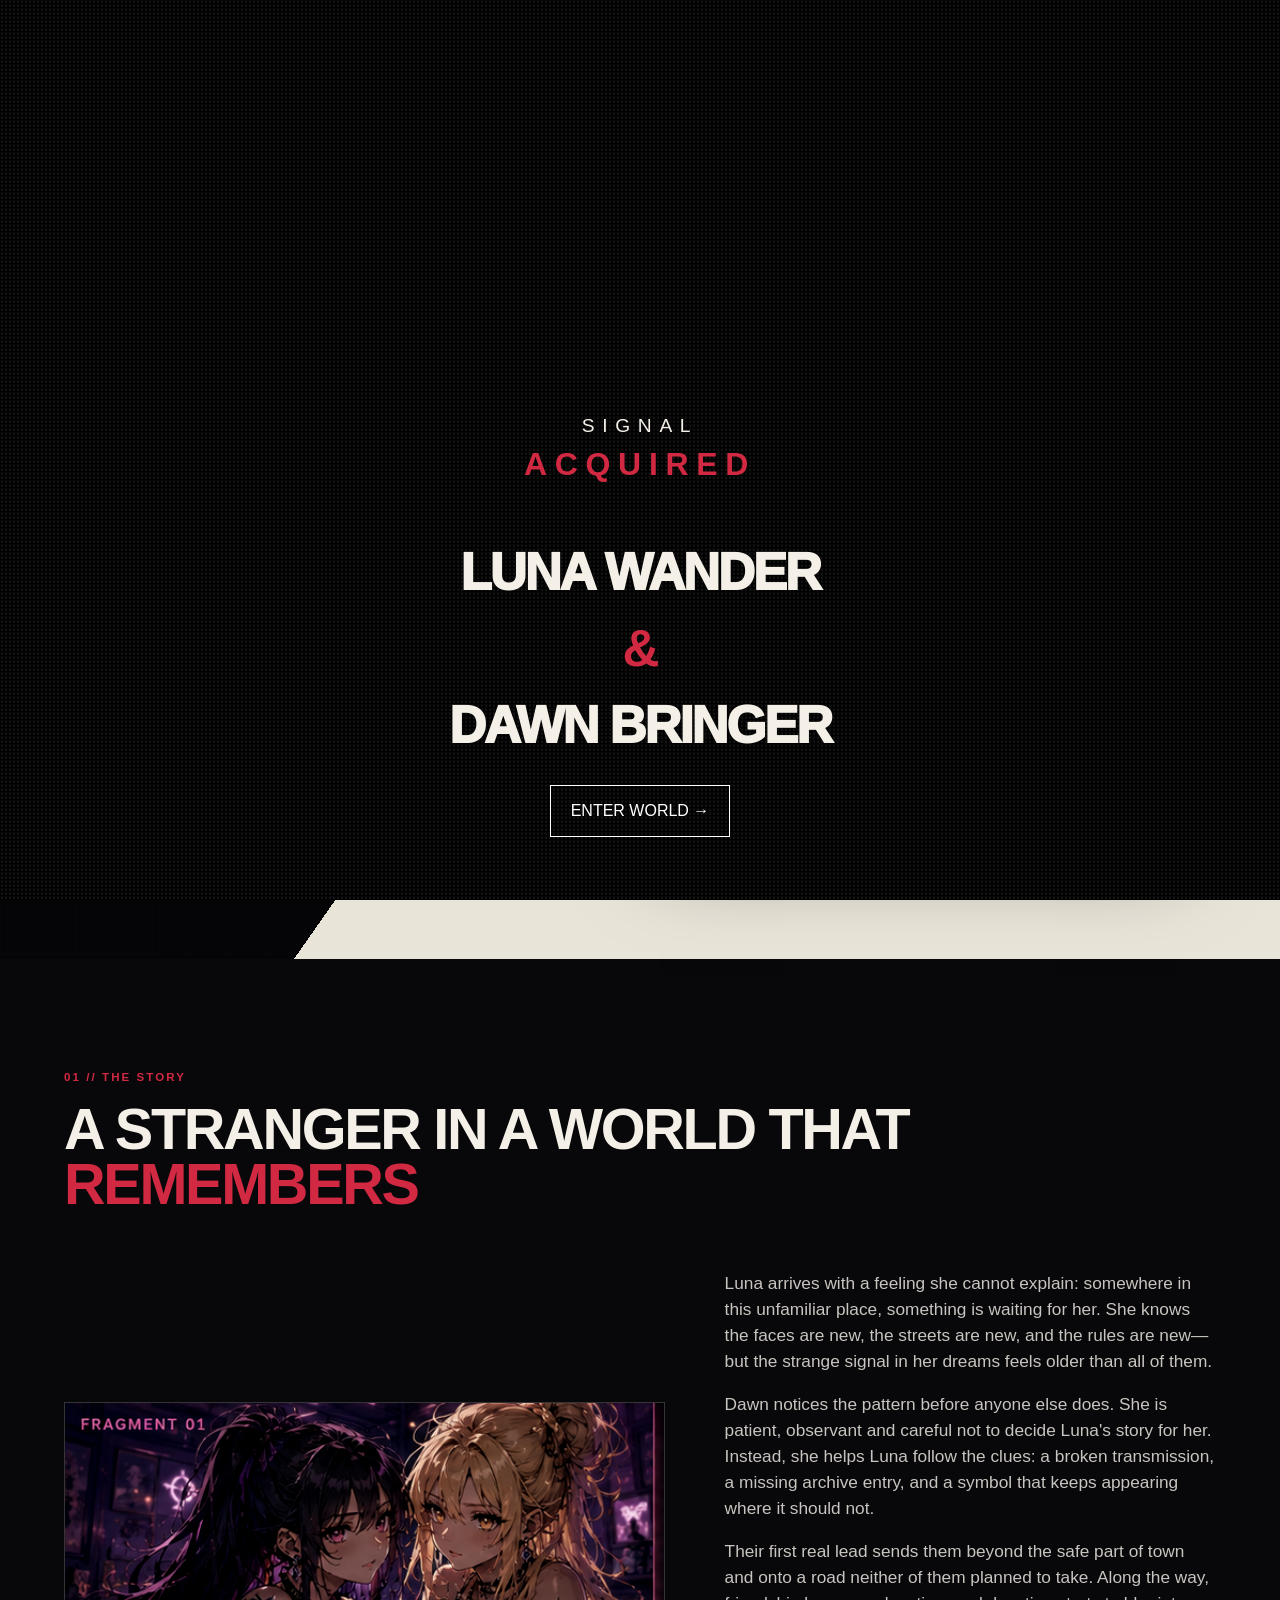
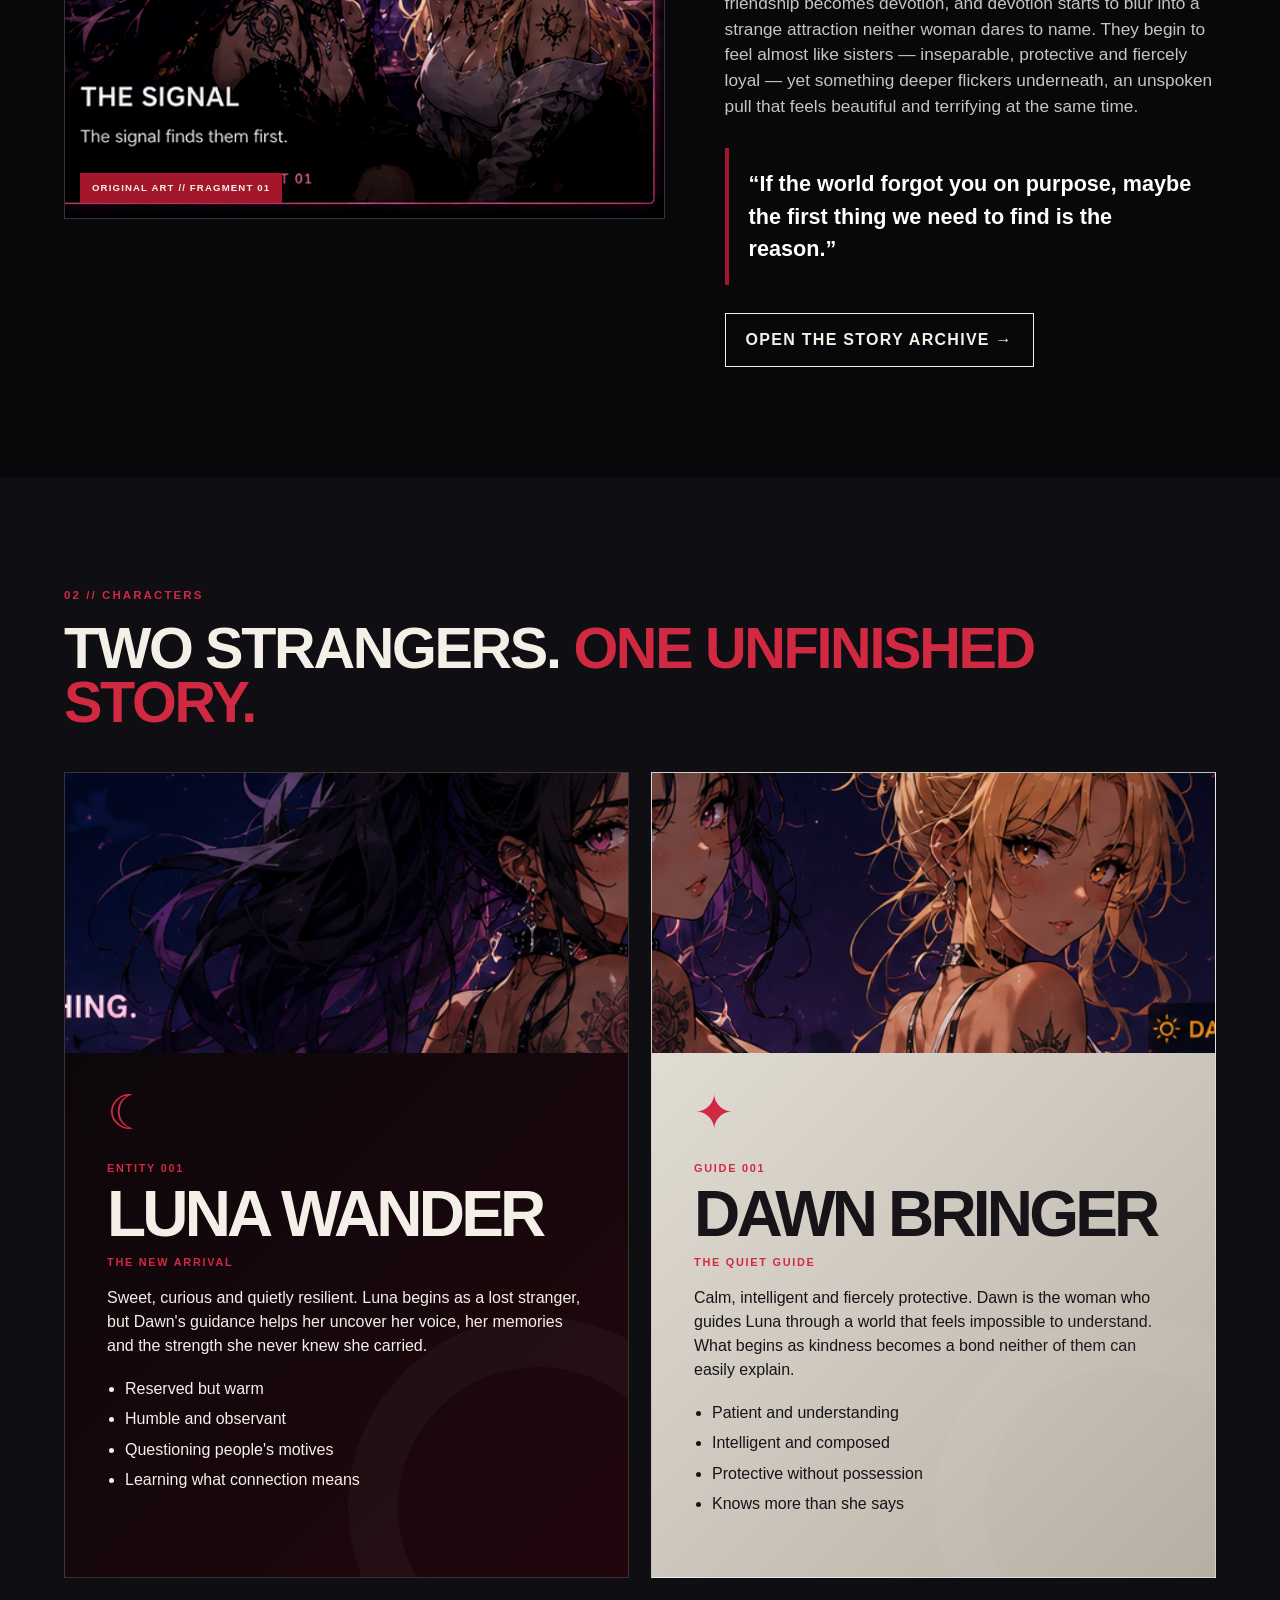
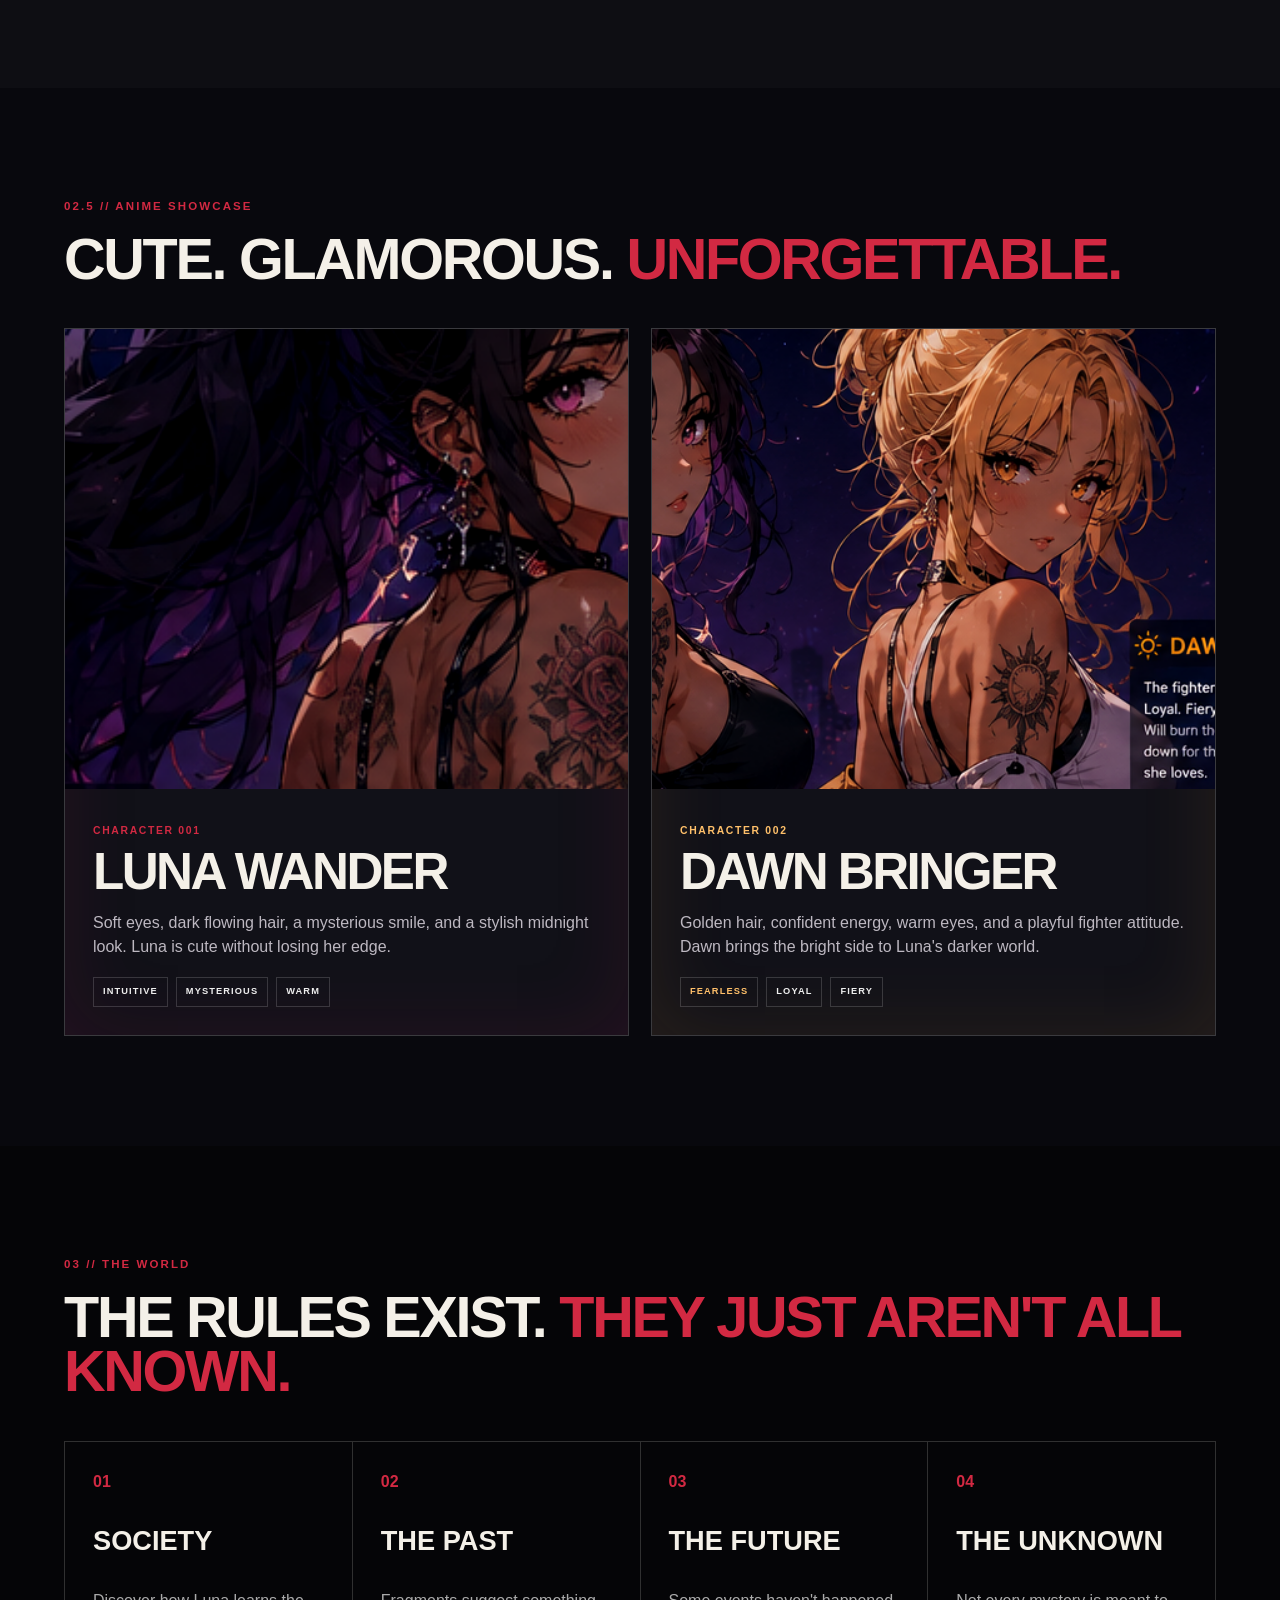
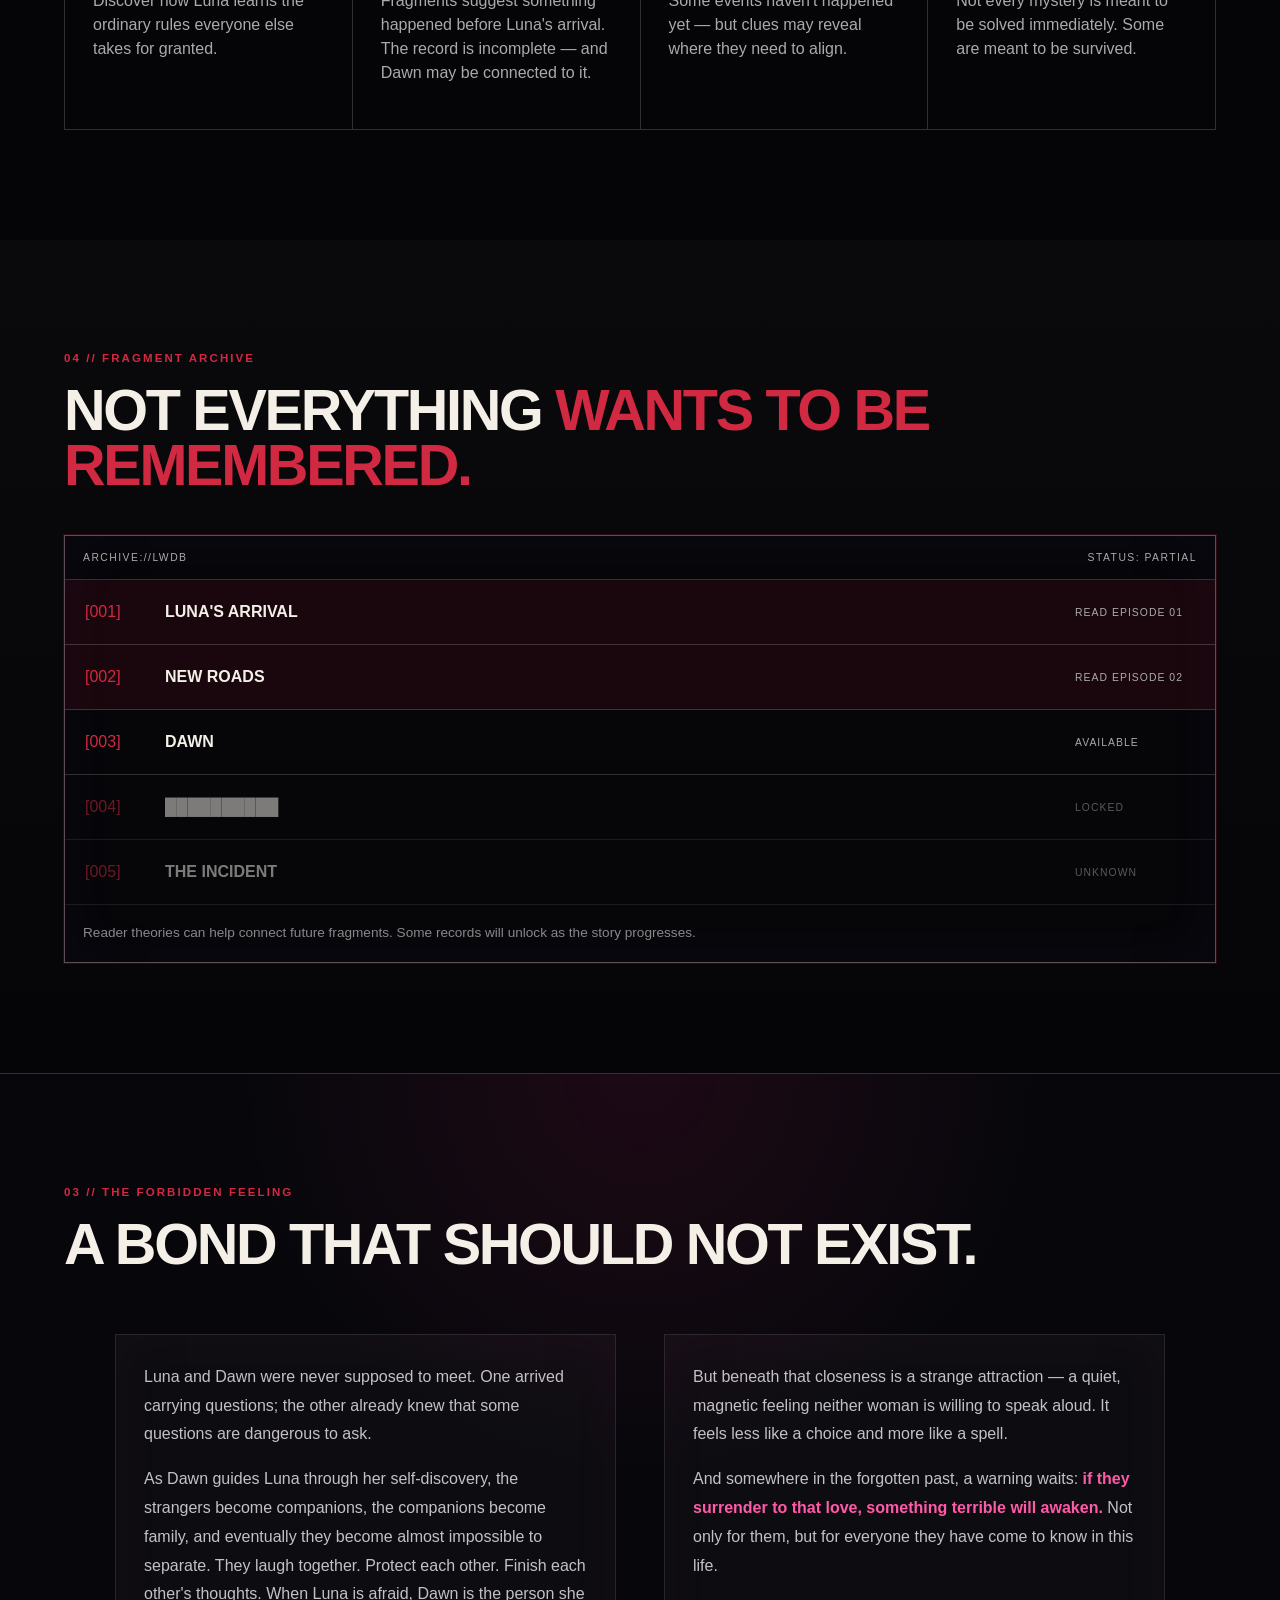
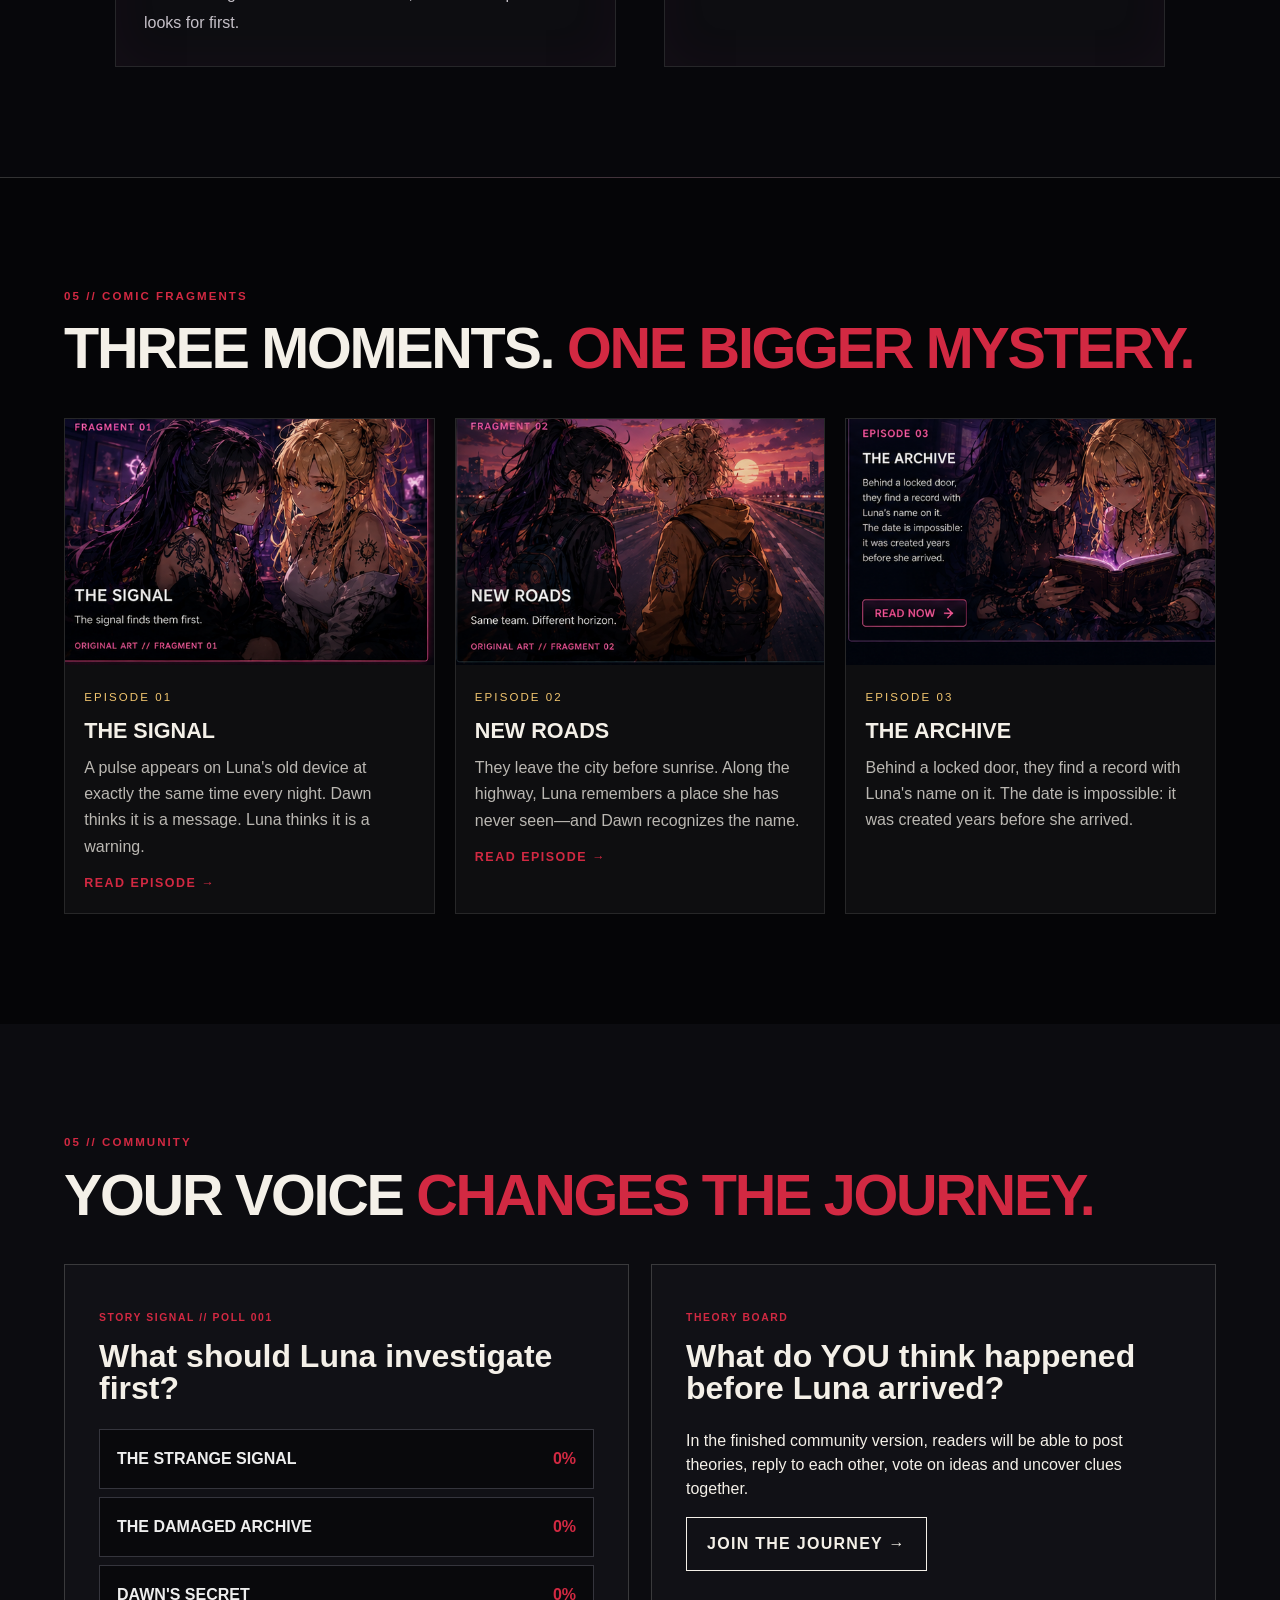
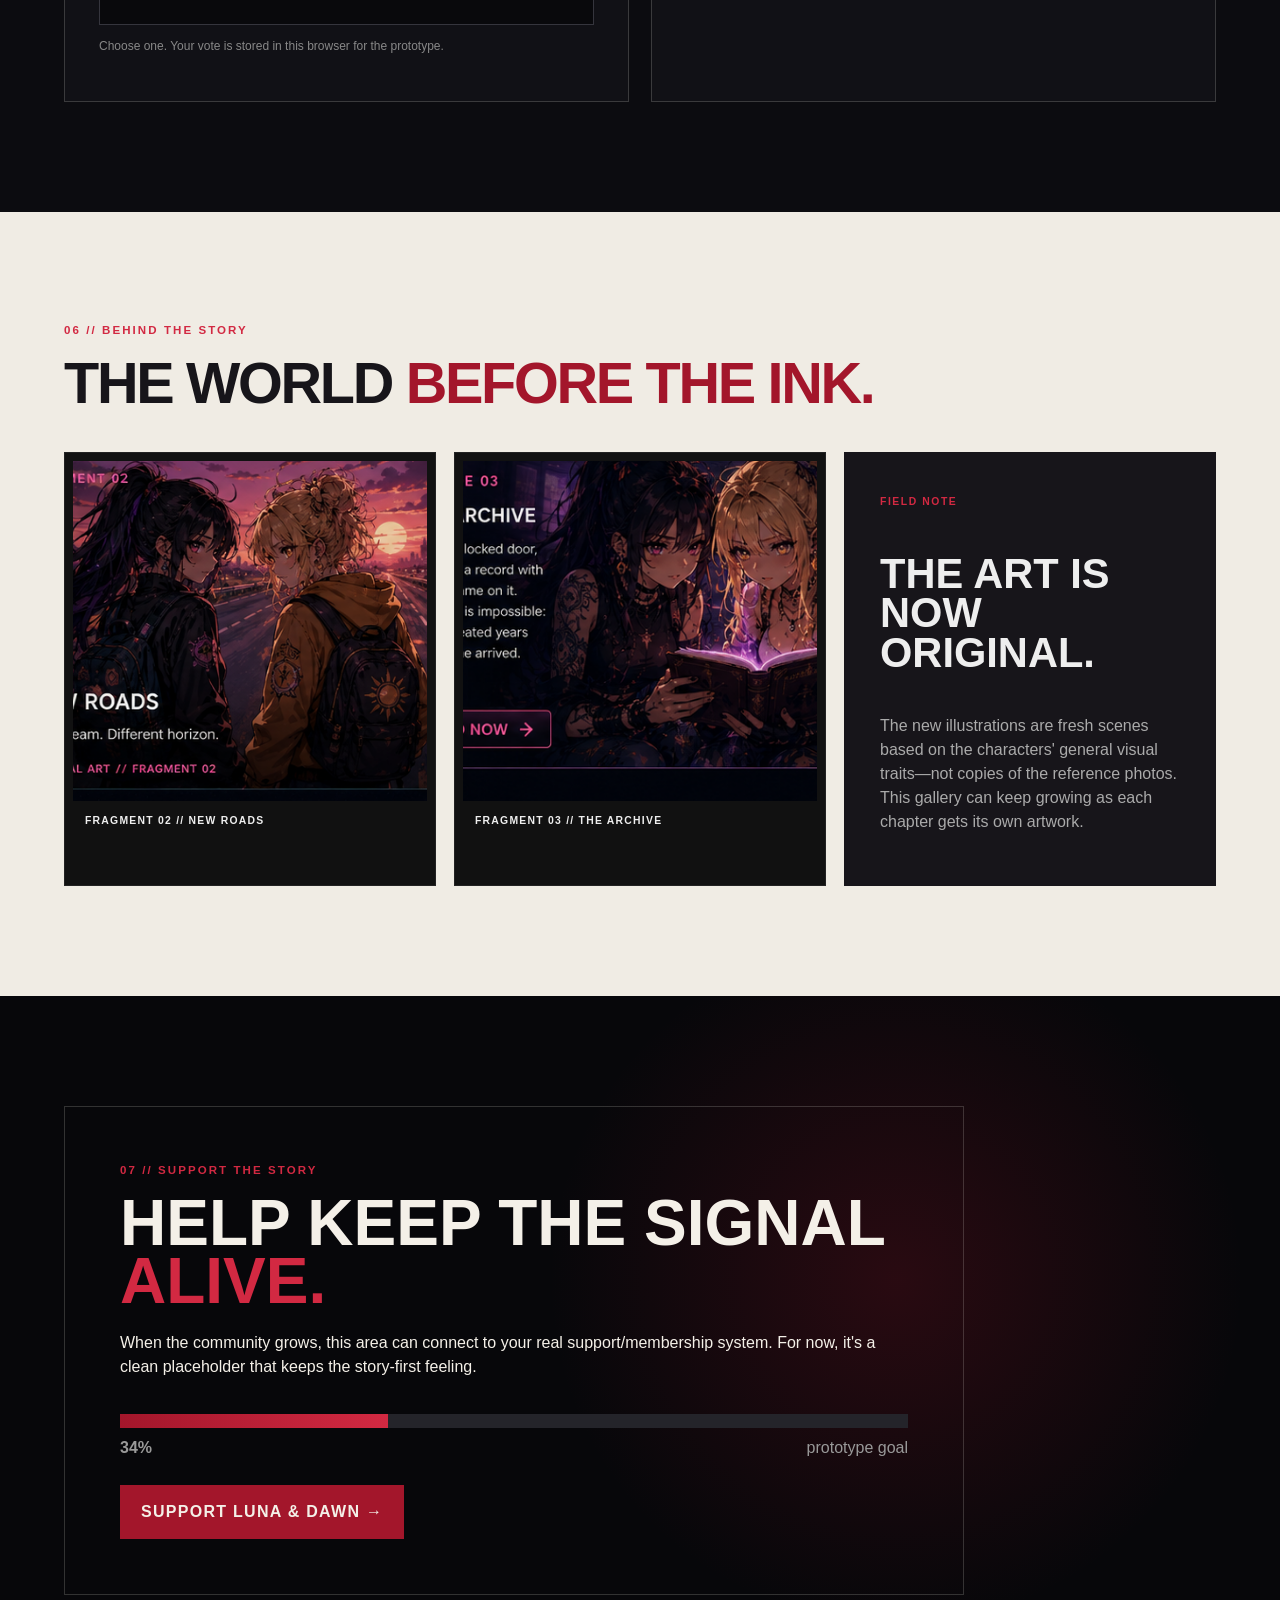
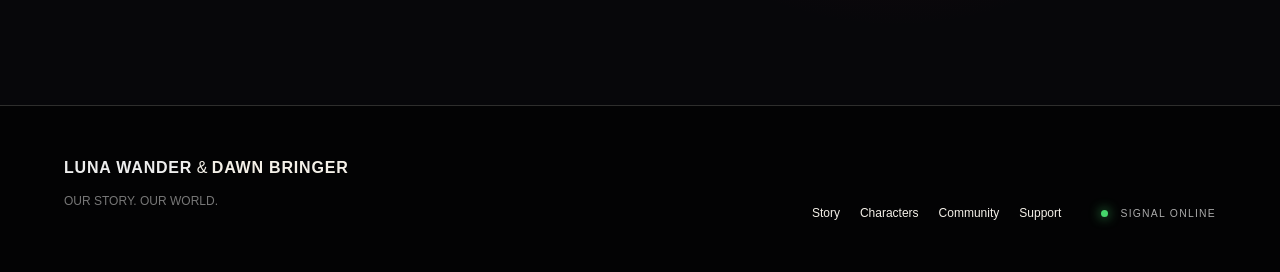
<file: index.html>
<!doctype html>
<html lang="en">
<head>
  <meta charset="utf-8">
  <meta name="viewport" content="width=device-width, initial-scale=1">
  <title>Luna Wander & Dawn Bringer</title>
  <meta name="description" content="Enter the world of Luna Wander & Dawn Bringer — a suspenseful anime adventure about two women who begin as strangers and uncover a bond that may be powerful enough to endanger everything.">
  <link rel="stylesheet" href="css/style.css">
</head>
<body>
  <div id="signalIntro" class="signal-intro" aria-hidden="true">
    <div class="scanlines"></div>
    <div class="tv-noise"></div>
    <div class="tv-line"></div>
    <div class="signal-text">
      <span>SIGNAL</span>
      <strong>ACQUIRED</strong>
    </div>
    <div class="boot-logo">
      <span>LUNA WANDER</span>
      <b>&</b>
      <span>DAWN BRINGER</span>
    </div>
    <button id="enterWorld" class="intro-enter">ENTER WORLD <span>→</span></button>
  </div>

  <div class="site-shell">
    <header class="topbar">
      <a class="brand" href="#home" aria-label="Luna Wander and Dawn Bringer home">
        <span class="brand-luna">LUNA WANDER</span>
        <span class="brand-mark">&</span>
        <span class="brand-dawn">DAWN BRINGER</span>
      </a>
      <button class="menu-toggle" id="menuToggle" aria-label="Open navigation">☰</button>
      <nav id="mainNav" class="main-nav">
        <a href="#home">HOME</a>
        <a href="#story">THE STORY</a>
        <a href="#characters">CHARACTERS</a>
        <a href="#anime-gallery">ANIME ART</a>
        <a href="#world">THE WORLD</a>
        <a href="#archive">ARCHIVE</a>
        <a href="#episodes">EPISODES</a>
        <a href="#community">COMMUNITY</a>
        <a href="#behind">BEHIND</a>
        <a href="#support">SUPPORT</a>
      </nav>
    </header>

    <main>
      <section id="home" class="hero section">
        <div class="grid-noise"></div>
        <div class="hero-orbit luna-orbit"></div>
        <div class="hero-orbit dawn-orbit"></div>
        <div class="hero-copy">
          <p class="eyebrow">TRANSMISSION 001 // ORIGIN UNKNOWN</p>
          <h1><span>LUNA</span> <i>WANDER</i><br><em>&</em><br><strong>DAWN BRINGER</strong></h1>
          <p class="tagline">OUR STORY. OUR WORLD.</p>
          <p class="hero-description">Luna arrives as a stranger in a world she doesn't understand. Dawn becomes her guide, helping her uncover the woman beneath the confusion — and, little by little, the two women become closer than either ever expected.</p>
          <div class="hero-actions">
            <a class="btn btn-crimson" href="episode-01.html">ENTER THE STORY <span>→</span></a>
            <a class="text-link" href="#episodes">SEARCH THE FRAGMENTS</a>
          </div>
        </div>
        <div class="hero-visual anime-hero-visual">
          <div class="anime-hero-frame">
            <img src="assets/anime-duo-clean2.png" alt="Fresh original anime-style artwork of Luna and Dawn together">
            <div class="anime-glow"></div>
          </div>
          <div class="anime-badge luna-badge"><span>☾</span> LUNA <small>dreamer</small></div>
          <div class="anime-badge dawn-badge"><span>✦</span> DAWN <small>fighter</small></div>
          <div class="warning">ANIME CHARACTER ART<br><b>ORIGINAL SCENE</b></div>
        </div>
      </section>

      <section id="story" class="section story-section">
        <div class="section-heading">
          <p class="eyebrow">01 // THE STORY</p>
          <h2>A STRANGER IN A WORLD THAT <span>REMEMBERS</span></h2>
        </div>
        <div class="story-grid">
          <div class="story-art">
            <img src="assets/scene-01-anime.png" alt="Original comic scene of Luna and Dawn discovering a strange signal">
            <div class="art-stamp">ORIGINAL ART // FRAGMENT 01</div>
          </div>
          <div class="story-copy">
            <p>Luna arrives with a feeling she cannot explain: somewhere in this unfamiliar place, something is waiting for her. She knows the faces are new, the streets are new, and the rules are new—but the strange signal in her dreams feels older than all of them.</p>
            <p>Dawn notices the pattern before anyone else does. She is patient, observant and careful not to decide Luna's story for her. Instead, she helps Luna follow the clues: a broken transmission, a missing archive entry, and a symbol that keeps appearing where it should not.</p>
            <p>Their first real lead sends them beyond the safe part of town and onto a road neither of them planned to take. Along the way, friendship becomes devotion, and devotion starts to blur into a strange attraction neither woman dares to name. They begin to feel almost like sisters — inseparable, protective and fiercely loyal — yet something deeper flickers underneath, an unspoken pull that feels beautiful and terrifying at the same time.</p>
            <blockquote>“If the world forgot you on purpose, maybe the first thing we need to find is the reason.”</blockquote>
            <a class="btn" href="#archive">OPEN THE STORY ARCHIVE →</a>
          </div>
        </div>
      </section>

      <section id="characters" class="section characters-section">
        <div class="section-heading">
          <p class="eyebrow">02 // CHARACTERS</p>
          <h2>TWO STRANGERS. <span>ONE UNFINISHED STORY.</span></h2>
        </div>
        <div class="character-grid">
          <article class="character-panel luna-panel">
            <div class="character-portrait"><img src="assets/luna-anime.png" alt="Luna anime character portrait"></div>
            <div class="character-icon">☾</div>
            <p class="character-code">ENTITY 001</p>
            <h3>LUNA WANDER</h3>
            <p class="role">THE NEW ARRIVAL</p>
            <p>Sweet, curious and quietly resilient. Luna begins as a lost stranger, but Dawn's guidance helps her uncover her voice, her memories and the strength she never knew she carried.</p>
            <ul>
              <li>Reserved but warm</li>
              <li>Humble and observant</li>
              <li>Questioning people's motives</li>
              <li>Learning what connection means</li>
            </ul>
          </article>
          <article class="character-panel dawn-panel">
            <div class="character-portrait"><img src="assets/dawn-anime.png" alt="Dawn anime character portrait"></div>
            <div class="character-icon">✦</div>
            <p class="character-code">GUIDE 001</p>
            <h3>DAWN BRINGER</h3>
            <p class="role">THE QUIET GUIDE</p>
            <p>Calm, intelligent and fiercely protective. Dawn is the woman who guides Luna through a world that feels impossible to understand. What begins as kindness becomes a bond neither of them can easily explain.</p>
            <ul>
              <li>Patient and understanding</li>
              <li>Intelligent and composed</li>
              <li>Protective without possession</li>
              <li>Knows more than she says</li>
            </ul>
          </article>
        </div>
      </section>

      <section id="anime-gallery" class="section anime-gallery-section">
        <div class="section-heading">
          <p class="eyebrow">02.5 // ANIME SHOWCASE</p>
          <h2>CUTE. GLAMOROUS. <span>UNFORGETTABLE.</span></h2>
        </div>
        <div class="anime-showcase-grid">
          <article class="anime-feature anime-feature-luna">
            <div class="anime-image-wrap"><img src="assets/luna-clean2.png" alt="Luna in a fresh anime-style character illustration"></div>
            <div class="anime-feature-copy"><span>CHARACTER 001</span><h3>LUNA WANDER</h3><p>Soft eyes, dark flowing hair, a mysterious smile, and a stylish midnight look. Luna is cute without losing her edge.</p><div class="trait-row"><b>INTUITIVE</b><b>MYSTERIOUS</b><b>WARM</b></div></div>
          </article>
          <article class="anime-feature anime-feature-dawn">
            <div class="anime-image-wrap"><img src="assets/dawn-clean2.png" alt="Dawn in a fresh anime-style character illustration"></div>
            <div class="anime-feature-copy"><span>CHARACTER 002</span><h3>DAWN BRINGER</h3><p>Golden hair, confident energy, warm eyes, and a playful fighter attitude. Dawn brings the bright side to Luna's darker world.</p><div class="trait-row"><b>FEARLESS</b><b>LOYAL</b><b>FIERY</b></div></div>
          </article>
        </div>
      </section>

      <section id="world" class="section world-section">
        <div class="section-heading">
          <p class="eyebrow">03 // THE WORLD</p>
          <h2>THE RULES EXIST. <span>THEY JUST AREN'T ALL KNOWN.</span></h2>
        </div>
        <div class="world-grid">
          <div class="world-card"><span>01</span><h3>SOCIETY</h3><p>Discover how Luna learns the ordinary rules everyone else takes for granted.</p></div>
          <div class="world-card"><span>02</span><h3>THE PAST</h3><p>Fragments suggest something happened before Luna's arrival. The record is incomplete — and Dawn may be connected to it.</p></div>
          <div class="world-card"><span>03</span><h3>THE FUTURE</h3><p>Some events haven't happened yet — but clues may reveal where they need to align.</p></div>
          <div class="world-card"><span>04</span><h3>THE UNKNOWN</h3><p>Not every mystery is meant to be solved immediately. Some are meant to be survived.</p></div>
        </div>
      </section>

      <section id="archive" class="section archive-section">
        <div class="section-heading">
          <p class="eyebrow">04 // FRAGMENT ARCHIVE</p>
          <h2>NOT EVERYTHING <span>WANTS TO BE REMEMBERED.</span></h2>
        </div>
        <div class="archive-terminal">
          <div class="terminal-head"><span>ARCHIVE://LWDB</span><span>STATUS: PARTIAL</span></div>
          <div class="archive-list">
            <a class="archive-item active" href="episode-01.html"><span>[001]</span><b>LUNA'S ARRIVAL</b><em>READ EPISODE 01</em></a>
            <a class="archive-item active" href="episode-02.html"><span>[002]</span><b>NEW ROADS</b><em>READ EPISODE 02</em></a>
            <button class="archive-item"><span>[003]</span><b>DAWN</b><em>AVAILABLE</em></button>
            <button class="archive-item locked"><span>[004]</span><b>██████████</b><em>LOCKED</em></button>
            <button class="archive-item locked"><span>[005]</span><b>THE INCIDENT</b><em>UNKNOWN</em></button>
          </div>
          <div class="terminal-note">Reader theories can help connect future fragments. Some records will unlock as the story progresses.</div>
        </div>
      </section>

      <section class="story-beat" id="the-bond">
  <div class="section-heading"><p class="eyebrow">03 // THE FORBIDDEN FEELING</p><h2>A BOND THAT SHOULD NOT EXIST.</h2></div>
  <div class="story-beat-grid">
    <div><p>Luna and Dawn were never supposed to meet. One arrived carrying questions; the other already knew that some questions are dangerous to ask.</p><p>As Dawn guides Luna through her self-discovery, the strangers become companions, the companions become family, and eventually they become almost impossible to separate. They laugh together. Protect each other. Finish each other's thoughts. When Luna is afraid, Dawn is the person she looks for first.</p></div>
    <div><p>But beneath that closeness is a strange attraction — a quiet, magnetic feeling neither woman is willing to speak aloud. It feels less like a choice and more like a spell.</p><p>And somewhere in the forgotten past, a warning waits: <strong>if they surrender to that love, something terrible will awaken.</strong> Not only for them, but for everyone they have come to know in this life.</p></div>
  </div>
</section>

<section id="episodes" class="section episodes-section">
        <div class="section-heading">
          <p class="eyebrow">05 // COMIC FRAGMENTS</p>
          <h2>THREE MOMENTS. <span>ONE BIGGER MYSTERY.</span></h2>
        </div>
        <div class="episode-grid">
          <article class="episode-card clickable-card">
            <a href="episode-01.html" aria-label="Read Episode 01: The Signal">
              <img src="assets/scene-01-anime.png" alt="The Signal">
              <div><span>EPISODE 01</span><h3>THE SIGNAL</h3><p>A pulse appears on Luna's old device at exactly the same time every night. Dawn thinks it is a message. Luna thinks it is a warning.</p><b class="read-episode">READ EPISODE →</b></div>
            </a>
          </article>
          <article class="episode-card clickable-card">
            <a href="episode-02.html" aria-label="Read Episode 02: New Roads">
              <img src="assets/scene-02-anime.png" alt="New Roads">
              <div><span>EPISODE 02</span><h3>NEW ROADS</h3><p>They leave the city before sunrise. Along the highway, Luna remembers a place she has never seen—and Dawn recognizes the name.</p><b class="read-episode">READ EPISODE →</b></div>
            </a>
          </article>
          <article class="episode-card">
            <img src="assets/scene-03-anime.png" alt="The Archive">
            <div><span>EPISODE 03</span><h3>THE ARCHIVE</h3><p>Behind a locked door, they find a record with Luna's name on it. The date is impossible: it was created years before she arrived.</p></div>
          </article>
        </div>
      </section>

      <section id="community" class="section community-section">
        <div class="section-heading">
          <p class="eyebrow">05 // COMMUNITY</p>
          <h2>YOUR VOICE <span>CHANGES THE JOURNEY.</span></h2>
        </div>
        <div class="community-grid">
          <div class="poll-card">
            <p class="poll-label">STORY SIGNAL // POLL 001</p>
            <h3>What should Luna investigate first?</h3>
            <button class="poll-option" data-choice="The signal">THE STRANGE SIGNAL <span>0%</span></button>
            <button class="poll-option" data-choice="The archive">THE DAMAGED ARCHIVE <span>0%</span></button>
            <button class="poll-option" data-choice="Dawn's secret">DAWN'S SECRET <span>0%</span></button>
            <p id="pollMessage" class="poll-message">Choose one. Your vote is stored in this browser for the prototype.</p>
          </div>
          <div class="theory-card">
            <p class="poll-label">THEORY BOARD</p>
            <h3>What do YOU think happened before Luna arrived?</h3>
            <p>In the finished community version, readers will be able to post theories, reply to each other, vote on ideas and uncover clues together.</p>
            <a class="btn" href="#support">JOIN THE JOURNEY →</a>
          </div>
        </div>
      </section>

      <section id="behind" class="section behind-section">
        <div class="section-heading">
          <p class="eyebrow">06 // BEHIND THE STORY</p>
          <h2>THE WORLD <span>BEFORE THE INK.</span></h2>
        </div>
        <div class="behind-grid">
          <figure><img src="assets/scene-02-anime.png" alt="Original comic scene of Luna and Dawn traveling a new road"><figcaption>FRAGMENT 02 // NEW ROADS</figcaption></figure>
          <figure><img src="assets/scene-03-anime.png" alt="Original comic scene of Luna and Dawn searching an archive"><figcaption>FRAGMENT 03 // THE ARCHIVE</figcaption></figure>
          <div class="behind-note"><span>FIELD NOTE</span><h3>THE ART IS NOW ORIGINAL.</h3><p>The new illustrations are fresh scenes based on the characters' general visual traits—not copies of the reference photos. This gallery can keep growing as each chapter gets its own artwork.</p></div>
        </div>
      </section>

      <section id="support" class="section support-section">
        <div class="support-box">
          <p class="eyebrow">07 // SUPPORT THE STORY</p>
          <h2>HELP KEEP THE SIGNAL <span>ALIVE.</span></h2>
          <p>When the community grows, this area can connect to your real support/membership system. For now, it's a clean placeholder that keeps the story-first feeling.</p>
          <div class="progress"><span style="width: 34%"></span></div>
          <div class="progress-meta"><b>34%</b><span>prototype goal</span></div>
          <button class="btn btn-crimson" id="supportButton">SUPPORT LUNA & DAWN →</button>
        </div>
      </section>
    </main>

    <footer class="footer">
      <div><strong>LUNA WANDER</strong> <span>&</span> <strong>DAWN BRINGER</strong><p>OUR STORY. OUR WORLD.</p></div>
      <div class="footer-links"><a href="#story">Story</a><a href="#characters">Characters</a><a href="#community">Community</a><a href="#support">Support</a></div>
      <div class="footer-status"><span class="status-dot"></span> SIGNAL ONLINE</div>
    </footer>
  </div>

  <script src="js/app.js"></script>
</body>
</html>
</file>
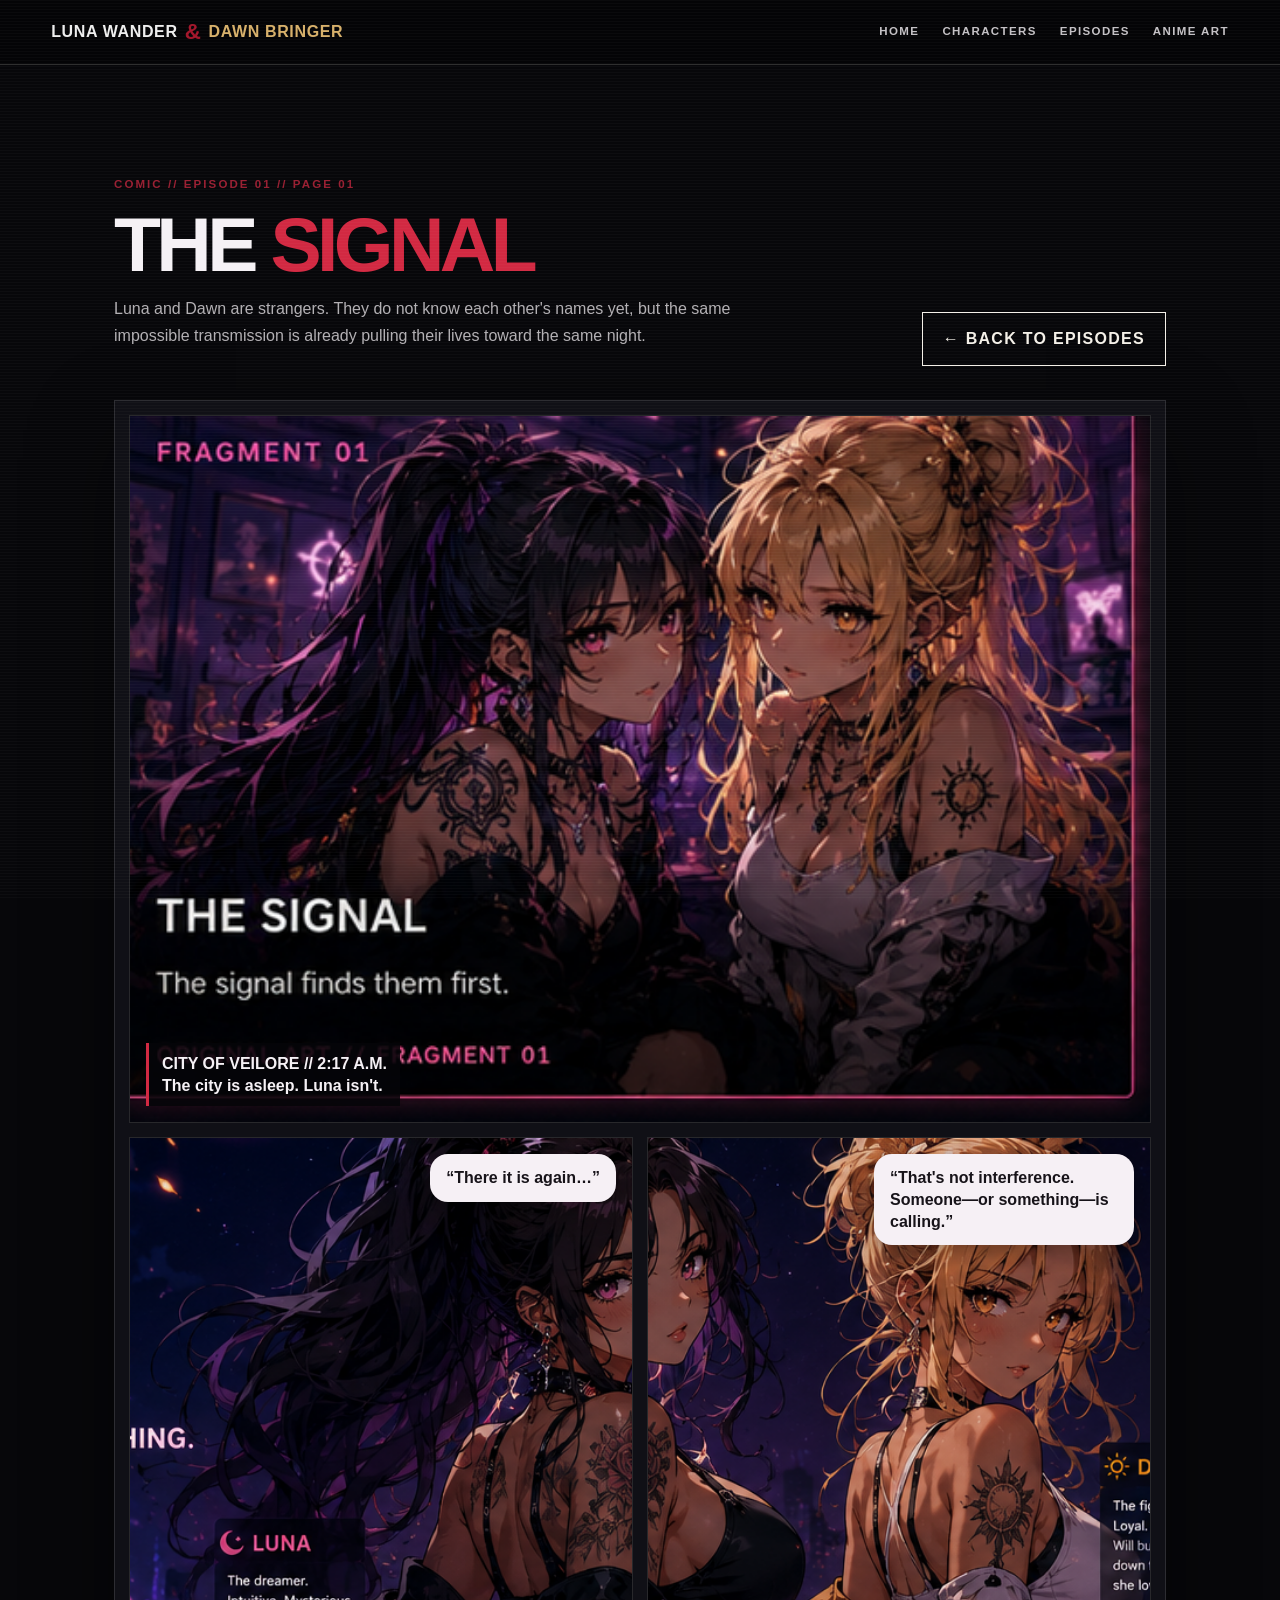
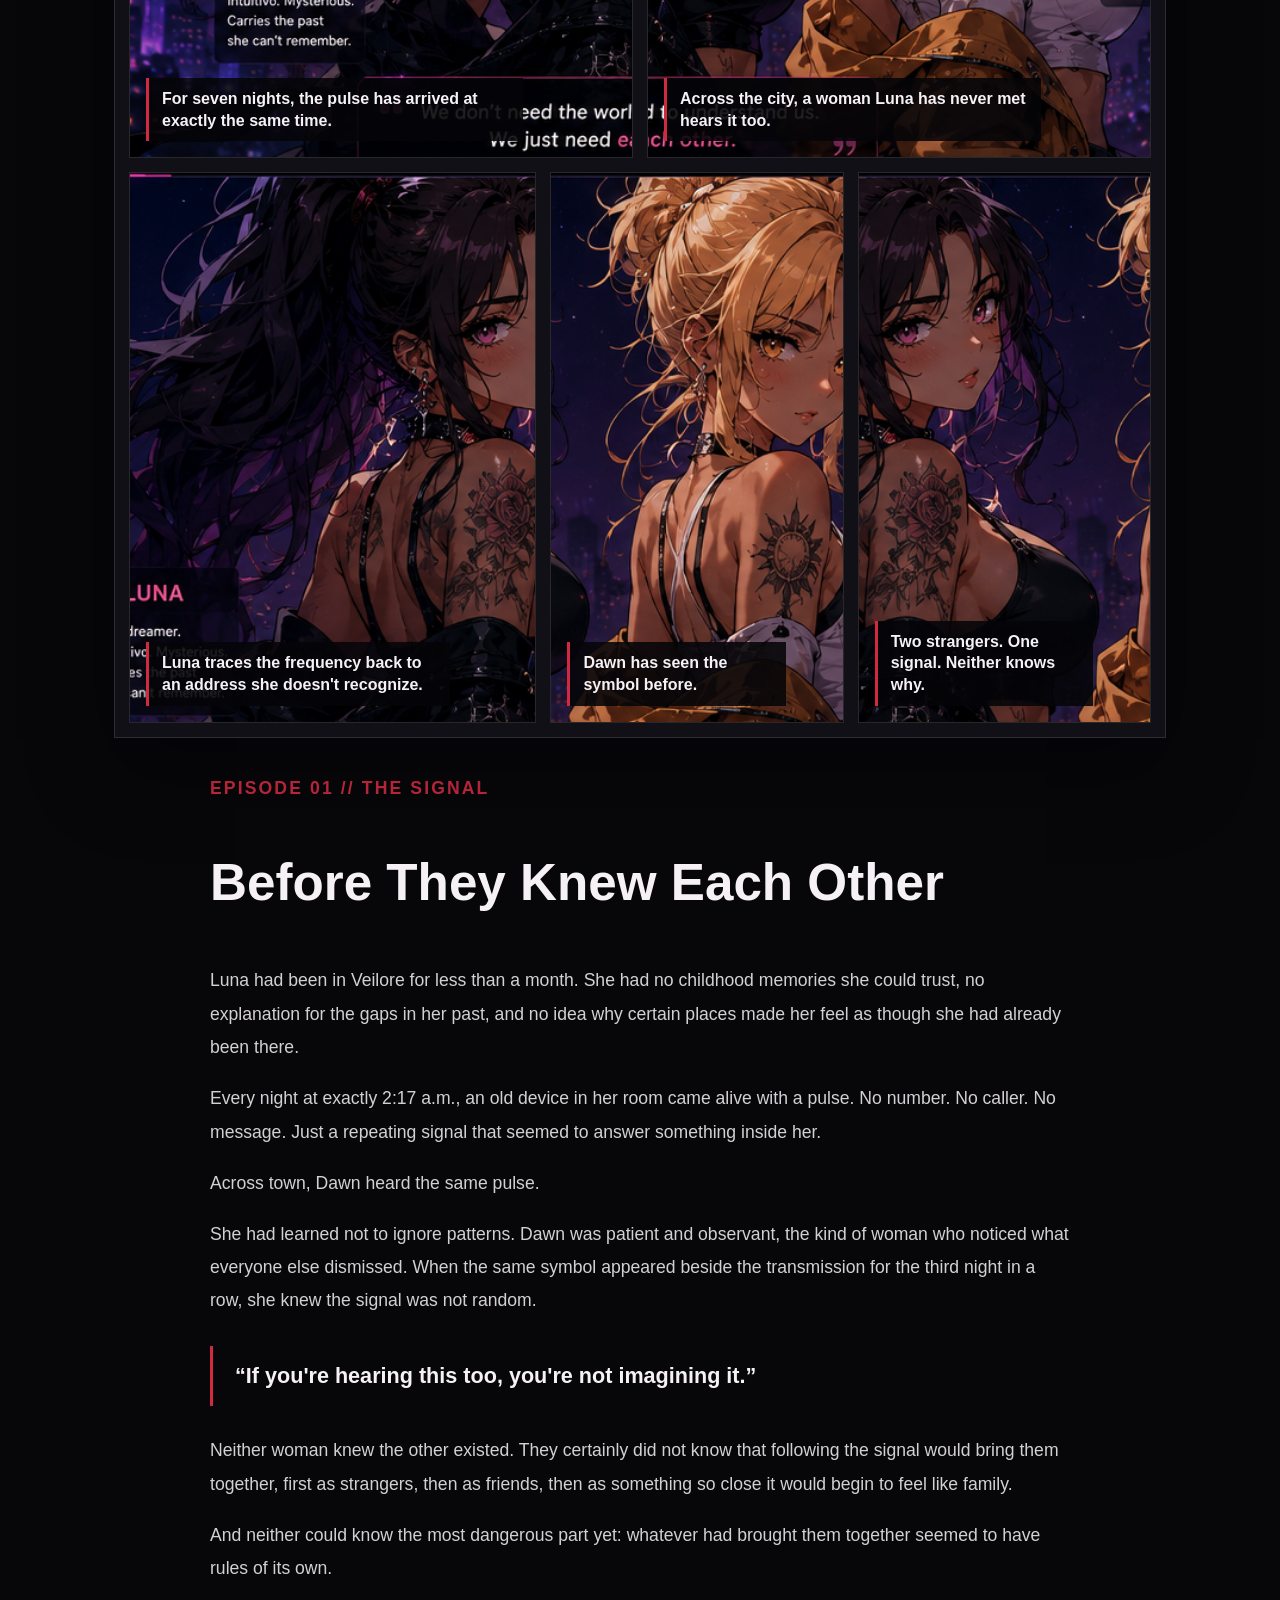
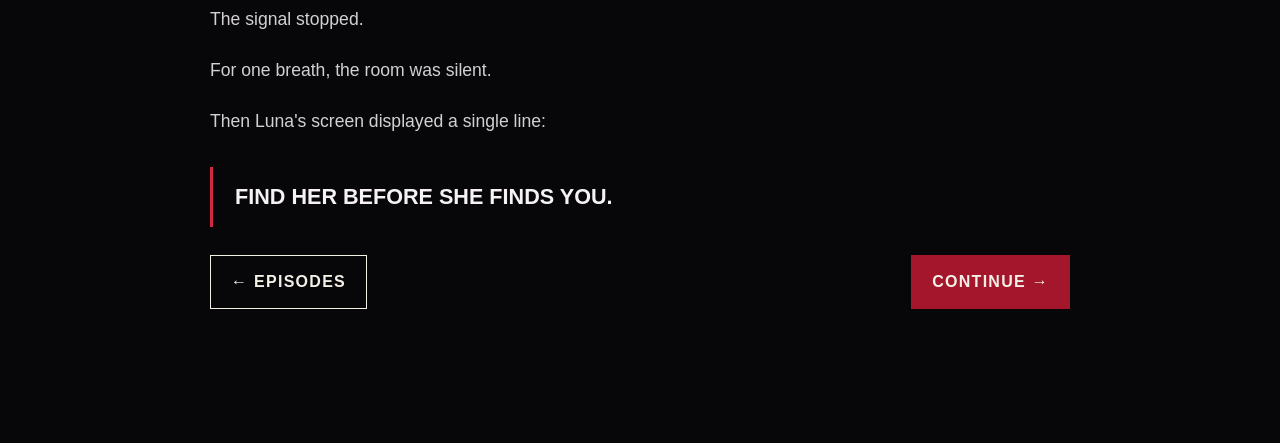
<file: episode-01.html>
<!doctype html>
<html lang="en">
<head>
  <meta charset="utf-8">
  <meta name="viewport" content="width=device-width, initial-scale=1">
  <title>Episode 01 — The Signal | Luna Wander & Dawn Bringer</title>
  <meta name="description" content="Episode 01: The Signal — Luna and Dawn are strangers when the same impossible transmission reaches them both.">
  <link rel="stylesheet" href="css/style.css">
  <style>
    body.reader-page{background:#07070a;color:#f5f1f5}
    .reader-shell{max-width:1180px;margin:0 auto;padding:110px 5vw 80px}
    .reader-top{display:flex;justify-content:space-between;align-items:flex-end;gap:24px;margin-bottom:34px}
    .reader-top h1{font-size:clamp(2.4rem,6vw,5.6rem);line-height:.9;margin:.25rem 0 .7rem;letter-spacing:-.06em}
    .reader-top h1 span{color:var(--crimson2)}
    .reader-top p{max-width:680px;opacity:.72;line-height:1.7}
    .reader-back{white-space:nowrap}
    .comic-page{display:grid;gap:14px;background:#101016;border:1px solid rgba(255,255,255,.12);padding:14px;box-shadow:0 30px 80px rgba(0,0,0,.45)}
    .comic-panel{position:relative;overflow:hidden;background:#0a0a0e;border:1px solid rgba(255,255,255,.12);min-height:260px}
    .comic-panel img{width:100%;height:100%;min-height:260px;object-fit:cover;display:block}
    .comic-panel.wide{min-height:390px}
    .comic-panel.wide img{min-height:390px}
    .comic-panel.tall{min-height:430px}
    .comic-panel.tall img{min-height:430px}
    .comic-grid-2{display:grid;grid-template-columns:1fr 1fr;gap:14px}
    .comic-grid-3{display:grid;grid-template-columns:1.25fr .9fr .9fr;gap:14px}
    .panel-caption{position:absolute;left:16px;bottom:16px;max-width:75%;padding:10px 13px;background:rgba(5,5,9,.88);border-left:3px solid var(--crimson2);font-weight:800;line-height:1.35}
    .speech{position:absolute;top:16px;right:16px;max-width:260px;padding:13px 16px;background:#f6f0f5;color:#171319;border-radius:18px;font-weight:700;line-height:1.35;box-shadow:0 8px 25px rgba(0,0,0,.35)}
    .story-copy-reader{margin:34px auto;max-width:860px}
    .story-copy-reader p{font-size:1.1rem;line-height:1.9;opacity:.86}
    .story-copy-reader h2{font-size:clamp(2rem,4vw,3.2rem);margin-top:2.5rem}
    .story-copy-reader blockquote{border-left:3px solid var(--crimson2);padding:14px 22px;margin:28px 0;font-size:1.35rem;font-weight:700}
    .reader-nav{display:flex;justify-content:space-between;gap:12px;margin-top:26px}
    .reader-note{font-size:.78rem;letter-spacing:.12em;color:var(--crimson2);font-weight:900;text-transform:uppercase}
    @media(max-width:760px){.reader-top{display:block}.reader-back{display:inline-block;margin-top:12px}.comic-grid-2,.comic-grid-3{grid-template-columns:1fr}.comic-panel,.comic-panel.wide,.comic-panel.tall,.comic-panel img,.comic-panel.wide img,.comic-panel.tall img{min-height:260px}.speech{position:static;margin:10px;max-width:none}.panel-caption{max-width:90%}}
  </style>
</head>
<body class="reader-page">
  <header class="topbar">
    <a class="brand" href="index.html#home" aria-label="Back to Luna Wander and Dawn Bringer home">
      <span class="brand-luna">LUNA WANDER</span><span class="brand-mark">&</span><span class="brand-dawn">DAWN BRINGER</span>
    </a>
    <nav class="main-nav reader-nav-links">
      <a href="index.html#home">HOME</a>
      <a href="index.html#characters">CHARACTERS</a>
      <a href="index.html#episodes">EPISODES</a>
      <a href="index.html#anime-gallery">ANIME ART</a>
    </nav>
  </header>

  <main class="reader-shell">
    <div class="reader-top">
      <div>
        <p class="eyebrow">COMIC // EPISODE 01 // PAGE 01</p>
        <h1>THE <span>SIGNAL</span></h1>
        <p>Luna and Dawn are strangers. They do not know each other's names yet, but the same impossible transmission is already pulling their lives toward the same night.</p>
      </div>
      <a class="btn reader-back" href="index.html#episodes">← BACK TO EPISODES</a>
    </div>

    <section class="comic-page" aria-label="Episode 01 comic scene">
      <div class="comic-panel wide">
        <img src="assets/scene-01-anime.png" alt="Anime scene of Luna and Dawn beneath a strange signal at night">
        <div class="panel-caption">CITY OF VEILORE // 2:17 A.M.<br>The city is asleep. Luna isn't.</div>
      </div>

      <div class="comic-grid-2">
        <div class="comic-panel tall">
          <img src="assets/luna-anime.png" alt="Anime portrait of Luna looking at a mysterious signal">
          <div class="speech">“There it is again…”</div>
          <div class="panel-caption">For seven nights, the pulse has arrived at exactly the same time.</div>
        </div>
        <div class="comic-panel tall">
          <img src="assets/dawn-anime.png" alt="Anime portrait of Dawn noticing the same mysterious signal">
          <div class="speech">“That's not interference. Someone—or something—is calling.”</div>
          <div class="panel-caption">Across the city, a woman Luna has never met hears it too.</div>
        </div>
      </div>

      <div class="comic-grid-3">
        <div class="comic-panel"><img src="assets/luna-clean.png" alt="Luna studying the signal in her room"><div class="panel-caption">Luna traces the frequency back to an address she doesn't recognize.</div></div>
        <div class="comic-panel"><img src="assets/dawn-clean.png" alt="Dawn preparing to follow the signal"><div class="panel-caption">Dawn has seen the symbol before.</div></div>
        <div class="comic-panel"><img src="assets/anime-duo-clean.png" alt="Luna and Dawn approaching the same place"><div class="panel-caption">Two strangers. One signal. Neither knows why.</div></div>
      </div>
    </section>

    <article class="story-copy-reader">
      <p class="reader-note">Episode 01 // The Signal</p>
      <h2>Before They Knew Each Other</h2>
      <p>Luna had been in Veilore for less than a month. She had no childhood memories she could trust, no explanation for the gaps in her past, and no idea why certain places made her feel as though she had already been there.</p>
      <p>Every night at exactly 2:17 a.m., an old device in her room came alive with a pulse. No number. No caller. No message. Just a repeating signal that seemed to answer something inside her.</p>
      <p>Across town, Dawn heard the same pulse.</p>
      <p>She had learned not to ignore patterns. Dawn was patient and observant, the kind of woman who noticed what everyone else dismissed. When the same symbol appeared beside the transmission for the third night in a row, she knew the signal was not random.</p>
      <blockquote>“If you're hearing this too, you're not imagining it.”</blockquote>
      <p>Neither woman knew the other existed. They certainly did not know that following the signal would bring them together, first as strangers, then as friends, then as something so close it would begin to feel like family.</p>
      <p>And neither could know the most dangerous part yet: whatever had brought them together seemed to have rules of its own.</p>
      <p>The signal stopped.</p>
      <p>For one breath, the room was silent.</p>
      <p>Then Luna's screen displayed a single line:</p>
      <blockquote>FIND HER BEFORE SHE FINDS YOU.</blockquote>
      <div class="reader-nav">
        <a class="btn" href="index.html#episodes">← EPISODES</a>
        <a class="btn btn-crimson" href="#end">CONTINUE →</a>
      </div>
      <div id="end" style="height:20px"></div>
    </article>
  </main>
</body>
</html>
</file>
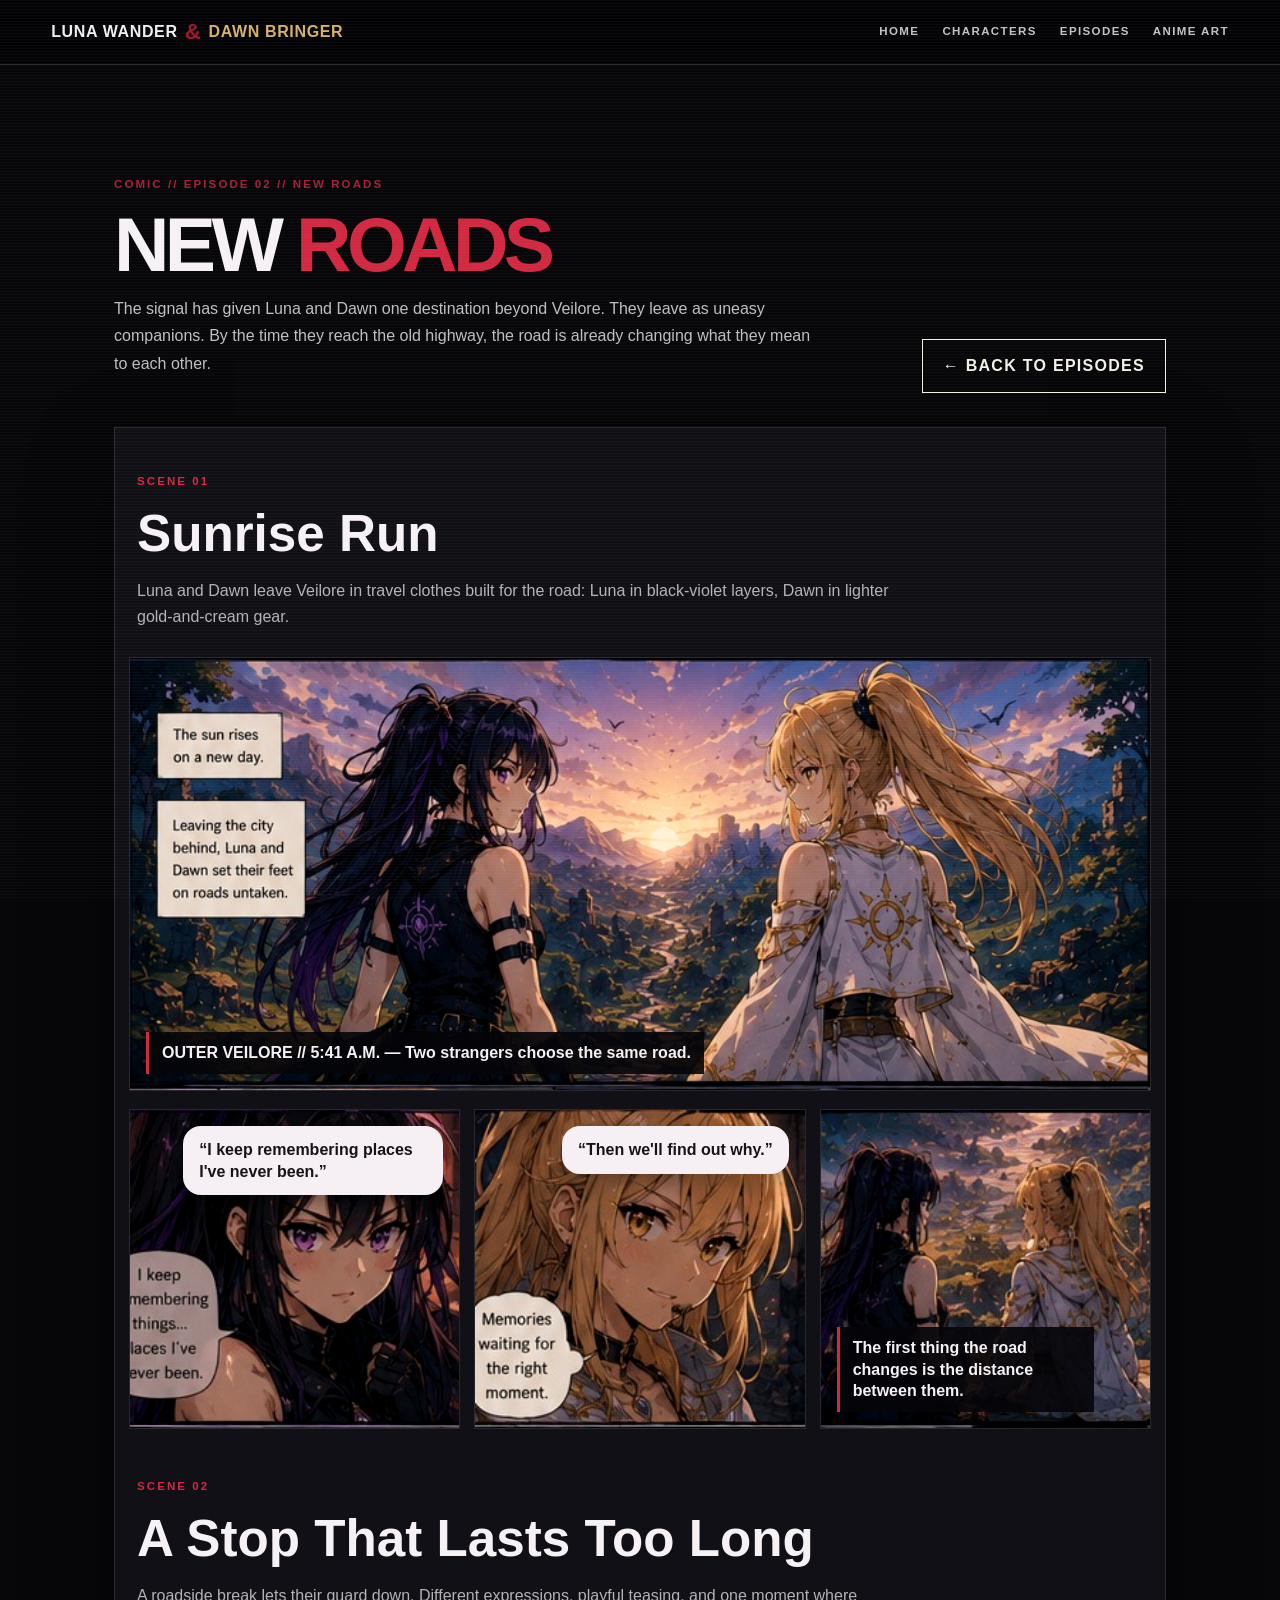
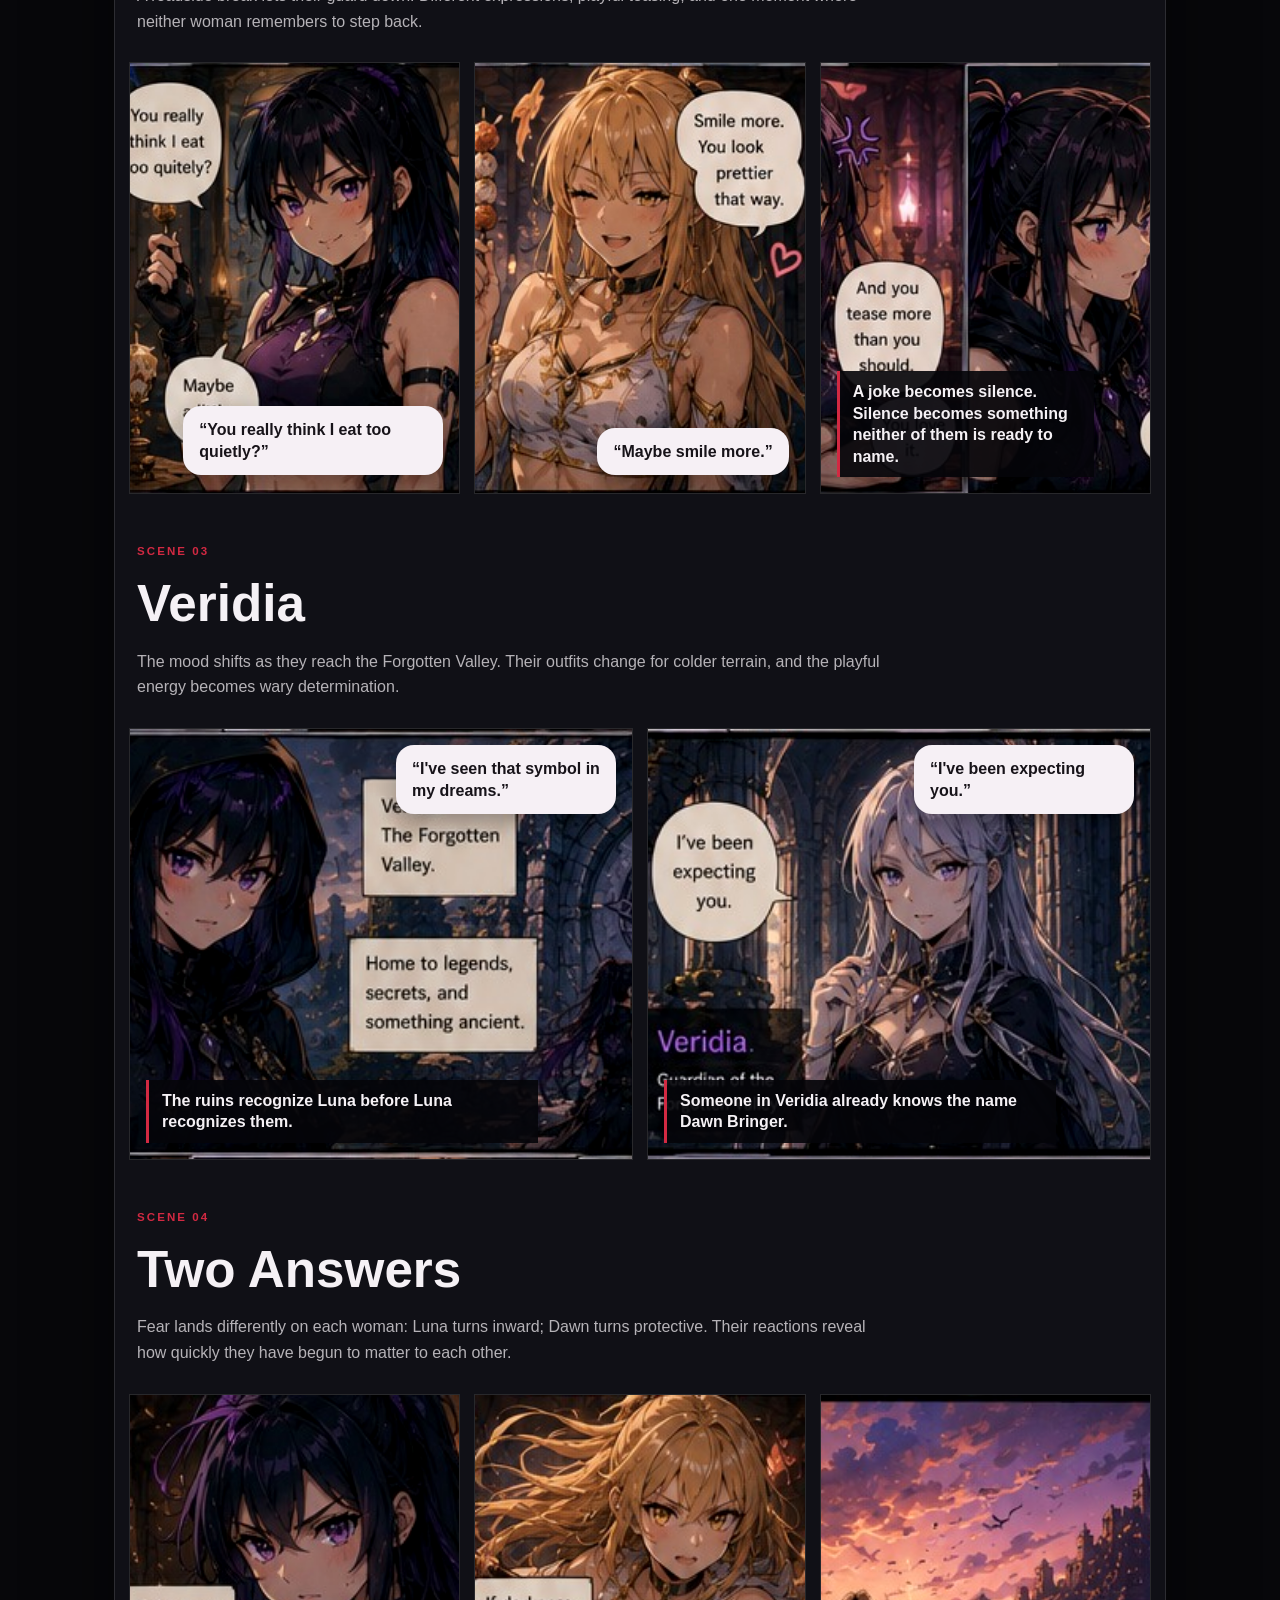
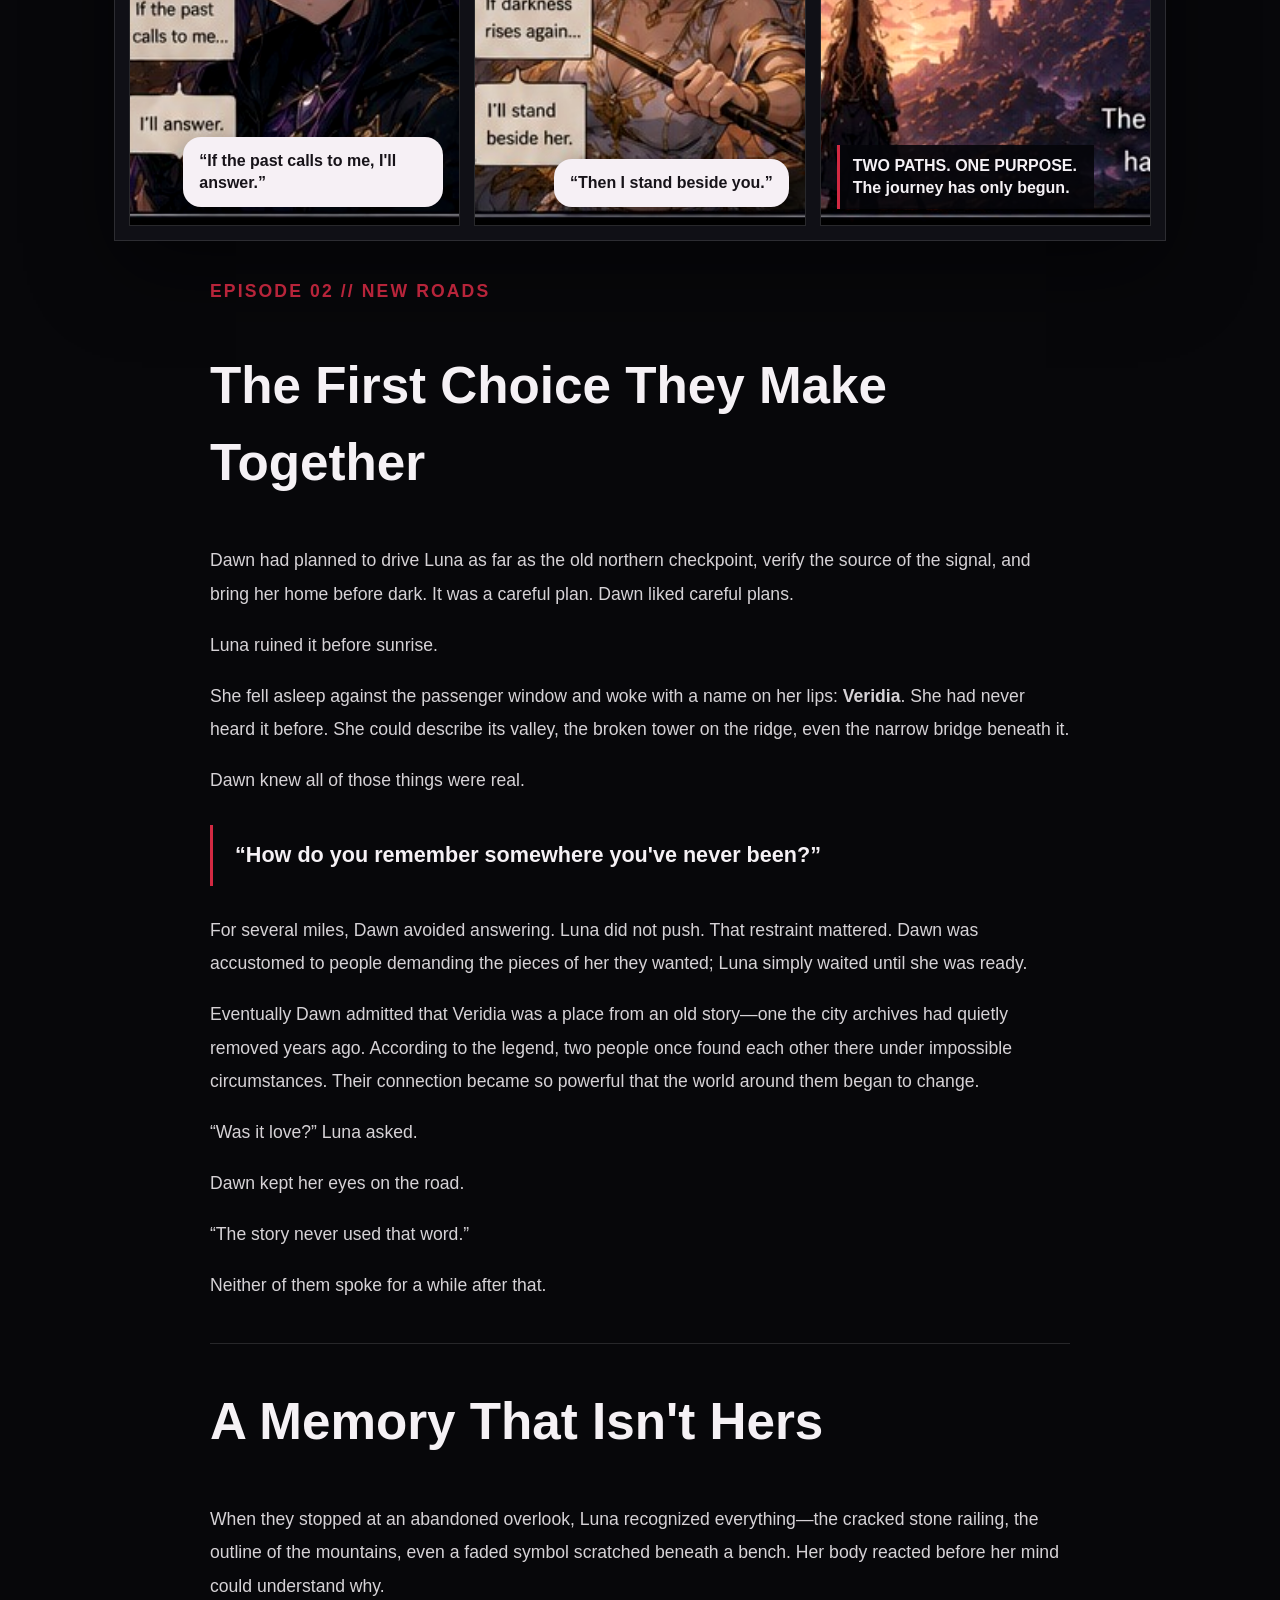
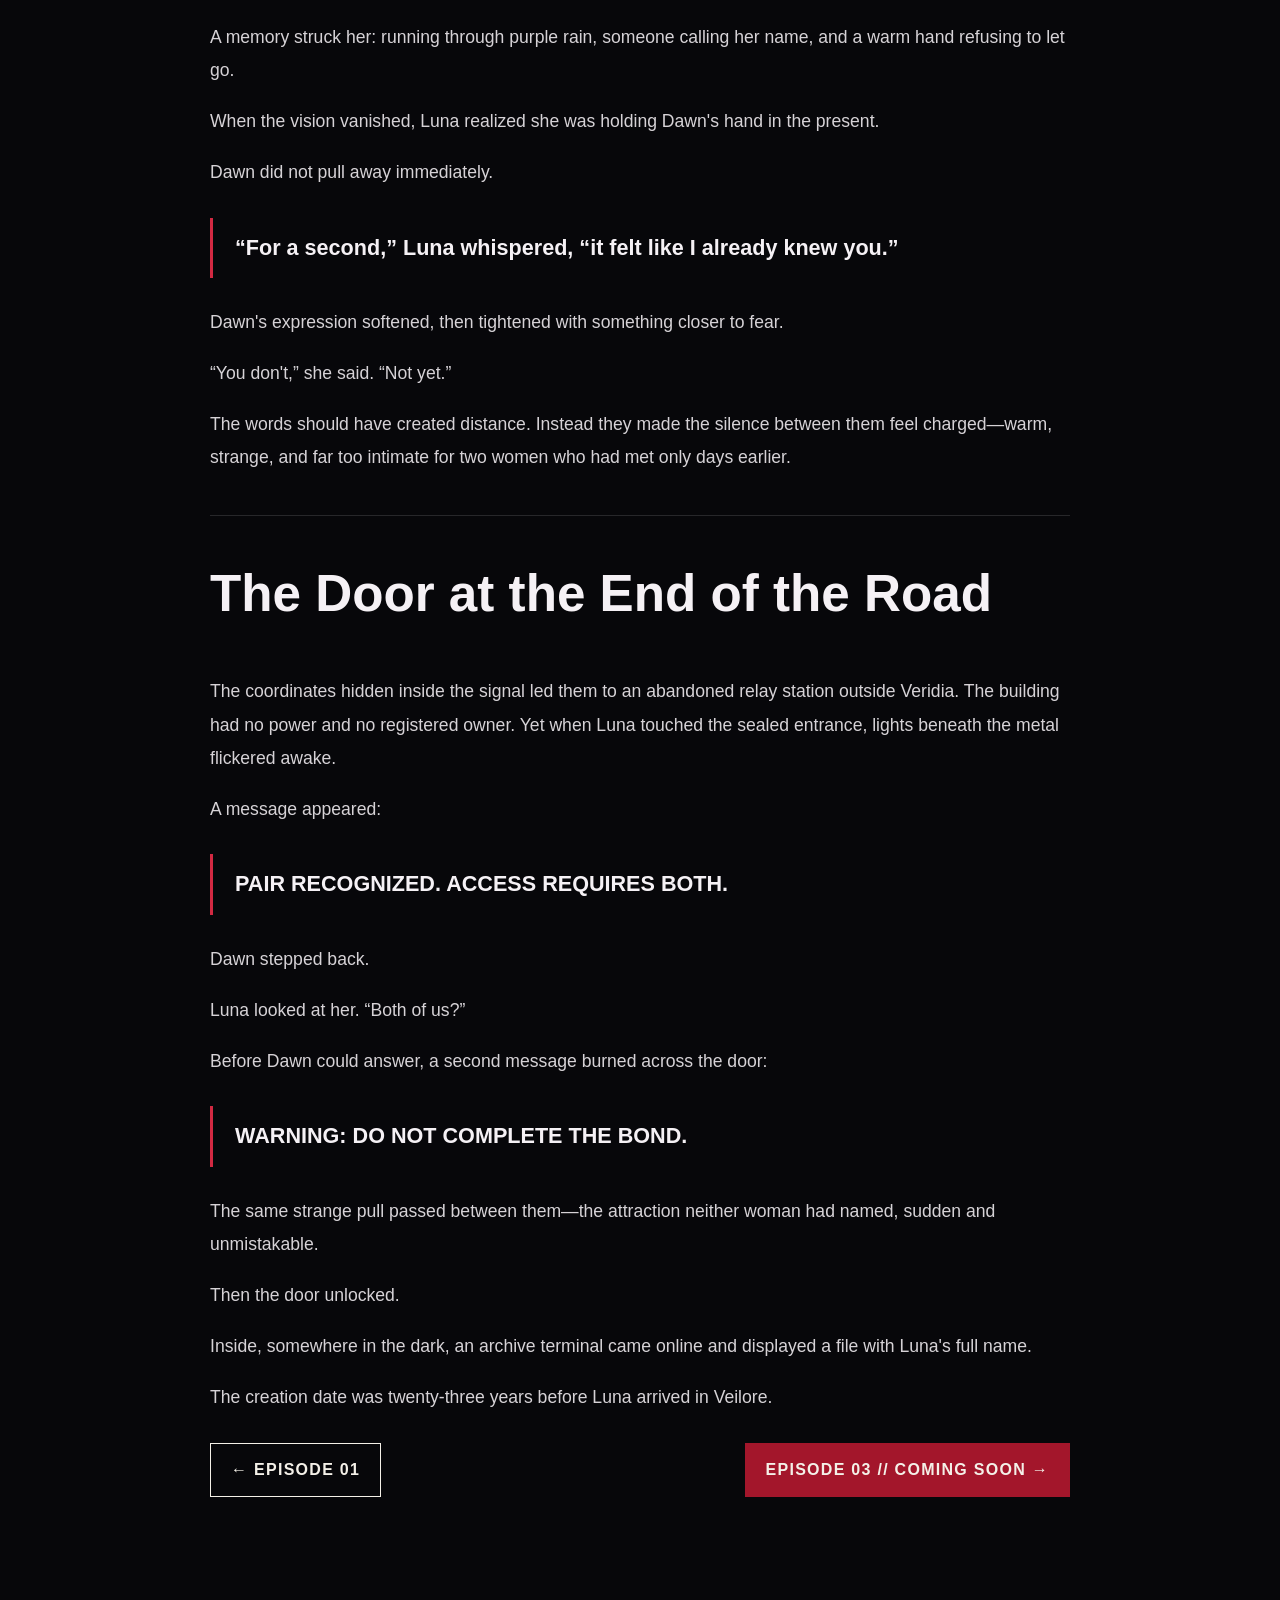
<file: episode-02.html>
<!doctype html>
<html lang="en">
<head>
  <meta charset="utf-8">
  <meta name="viewport" content="width=device-width, initial-scale=1">
  <title>Episode 02 — New Roads | Luna Wander & Dawn Bringer</title>
  <meta name="description" content="Episode 02: New Roads — Luna and Dawn leave Veilore before sunrise, and Luna remembers a place she has never seen.">
  <link rel="stylesheet" href="css/style.css">
  <style>
    body.reader-page{background:#07070a;color:#f5f1f5}
    .reader-shell{max-width:1180px;margin:0 auto;padding:110px 5vw 80px}
    .reader-top{display:flex;justify-content:space-between;align-items:flex-end;gap:24px;margin-bottom:34px}
    .reader-top h1{font-size:clamp(2.4rem,6vw,5.6rem);line-height:.9;margin:.25rem 0 .7rem;letter-spacing:-.06em}
    .reader-top h1 span{color:var(--crimson2)}
    .reader-top p{max-width:700px;opacity:.78;line-height:1.7}
    .reader-back{white-space:nowrap}.comic-page{display:grid;gap:14px;background:#101016;border:1px solid rgba(255,255,255,.12);padding:14px;box-shadow:0 30px 80px rgba(0,0,0,.45)}
    .comic-panel{position:relative;overflow:hidden;background:#0a0a0e;border:1px solid rgba(255,255,255,.12);min-height:260px}.comic-panel img{width:100%;height:100%;min-height:260px;object-fit:cover;display:block}.comic-panel.wide{min-height:400px}.comic-panel.wide img{min-height:400px}.comic-panel.tall{min-height:430px}.comic-panel.tall img{min-height:430px}
    .comic-grid-2{display:grid;grid-template-columns:1fr 1fr;gap:14px}.comic-grid-3{display:grid;grid-template-columns:1fr 1fr 1fr;gap:14px}
    .panel-caption{position:absolute;left:16px;bottom:16px;max-width:78%;padding:10px 13px;background:rgba(5,5,9,.9);border-left:3px solid var(--crimson2);font-weight:800;line-height:1.35}.speech{position:absolute;top:16px;right:16px;max-width:260px;padding:13px 16px;background:#f6f0f5;color:#171319;border-radius:18px;font-weight:700;line-height:1.35;box-shadow:0 8px 25px rgba(0,0,0,.35)}
    .story-copy-reader{margin:34px auto;max-width:860px}.story-copy-reader p{font-size:1.1rem;line-height:1.9;opacity:.87}.story-copy-reader h2{font-size:clamp(2rem,4vw,3.2rem);margin-top:2.5rem}.story-copy-reader blockquote{border-left:3px solid var(--crimson2);padding:14px 22px;margin:28px 0;font-size:1.35rem;font-weight:700}.reader-nav{display:flex;justify-content:space-between;gap:12px;margin-top:28px}.reader-note{font-size:.78rem;letter-spacing:.12em;color:var(--crimson2);font-weight:900;text-transform:uppercase}.chapter-divider{margin:40px 0;border:0;border-top:1px solid rgba(255,255,255,.13)}
    @media(max-width:760px){.reader-top{display:block}.reader-back{display:inline-block;margin-top:12px}.comic-grid-2,.comic-grid-3{grid-template-columns:1fr}.comic-panel,.comic-panel.wide,.comic-panel.tall,.comic-panel img,.comic-panel.wide img,.comic-panel.tall img{min-height:260px}.speech{position:static;margin:10px;max-width:none}.panel-caption{max-width:90%}}

    .scene-title{padding:26px 8px 8px}.scene-title span{font-size:.72rem;letter-spacing:.18em;color:var(--crimson2);font-weight:900}.scene-title h2{font-size:clamp(2rem,4vw,3.4rem);margin:.25rem 0 .35rem}.scene-title p{max-width:760px;opacity:.72;line-height:1.6;margin:0}.ep2-expanded{gap:18px}.ep2-expanded .comic-panel img{transition:transform .5s ease,filter .5s ease;filter:saturate(1.06) contrast(1.04)}.ep2-expanded .comic-panel:hover img{transform:scale(1.025);filter:saturate(1.14) contrast(1.06)}.expression-grid .comic-panel{min-height:320px}.playful-grid .comic-panel{min-height:390px}.ruins-grid .comic-panel{min-height:420px}.finale-grid .comic-panel{min-height:360px}.ep2-hero-panel{min-height:430px}.ep2-hero-panel img{min-height:430px}.playful-grid .speech{top:auto;bottom:18px}.finale-grid .speech{top:auto;bottom:18px}.ruins-grid .speech{max-width:220px}.scene-title+ .comic-panel,.scene-title+ .comic-grid-2,.scene-title+ .comic-grid-3{margin-top:2px}@media(max-width:760px){.expression-grid .comic-panel,.playful-grid .comic-panel,.ruins-grid .comic-panel,.finale-grid .comic-panel,.ep2-hero-panel,.ep2-hero-panel img{min-height:280px}.scene-title{padding-top:22px}}
  </style>
</head>
<body class="reader-page">
  <header class="topbar">
    <a class="brand" href="index.html#home" aria-label="Back to Luna Wander and Dawn Bringer home"><span class="brand-luna">LUNA WANDER</span><span class="brand-mark">&</span><span class="brand-dawn">DAWN BRINGER</span></a>
    <nav class="main-nav reader-nav-links"><a href="index.html#home">HOME</a><a href="index.html#characters">CHARACTERS</a><a href="index.html#episodes">EPISODES</a><a href="index.html#anime-gallery">ANIME ART</a></nav>
  </header>

  <main class="reader-shell">
    <div class="reader-top">
      <div>
        <p class="eyebrow">COMIC // EPISODE 02 // NEW ROADS</p>
        <h1>NEW <span>ROADS</span></h1>
        <p>The signal has given Luna and Dawn one destination beyond Veilore. They leave as uneasy companions. By the time they reach the old highway, the road is already changing what they mean to each other.</p>
      </div>
      <a class="btn reader-back" href="index.html#episodes">← BACK TO EPISODES</a>
    </div>

    <section class="comic-page ep2-expanded" aria-label="Episode 02 illustrated comic scenes">
      <div class="scene-title"><span>SCENE 01</span><h2>Sunrise Run</h2><p>Luna and Dawn leave Veilore in travel clothes built for the road: Luna in black-violet layers, Dawn in lighter gold-and-cream gear.</p></div>
      <div class="comic-panel wide ep2-hero-panel">
        <img src="assets/ep2-sunrise-road.jpg" alt="Luna and Dawn on the road at sunrise in new travel outfits">
        <div class="panel-caption">OUTER VEILORE // 5:41 A.M. — Two strangers choose the same road.</div>
      </div>

      <div class="comic-grid-3 expression-grid">
        <div class="comic-panel"><img src="assets/ep2-luna-road-closeup.jpg" alt="Close angle of Luna looking uncertain but determined"><div class="speech">“I keep remembering places I've never been.”</div></div>
        <div class="comic-panel"><img src="assets/ep2-dawn-road-closeup.jpg" alt="Close angle of Dawn smiling with quiet confidence"><div class="speech">“Then we'll find out why.”</div></div>
        <div class="comic-panel"><img src="assets/ep2-duo-valley.jpg" alt="Luna and Dawn facing one another in the valley"><div class="panel-caption">The first thing the road changes is the distance between them.</div></div>
      </div>

      <div class="scene-title"><span>SCENE 02</span><h2>A Stop That Lasts Too Long</h2><p>A roadside break lets their guard down. Different expressions, playful teasing, and one moment where neither woman remembers to step back.</p></div>
      <div class="comic-grid-3 playful-grid">
        <div class="comic-panel tall"><img src="assets/ep2-luna-snack.jpg" alt="Luna teasing Dawn while eating at a roadside stop"><div class="speech">“You really think I eat too quietly?”</div></div>
        <div class="comic-panel tall"><img src="assets/ep2-dawn-laugh.jpg" alt="Dawn laughing brightly at Luna"><div class="speech">“Maybe smile more.”</div></div>
        <div class="comic-panel tall"><img src="assets/ep2-close-tension.jpg" alt="Luna and Dawn standing very close, surprised by the tension between them"><div class="panel-caption">A joke becomes silence. Silence becomes something neither of them is ready to name.</div></div>
      </div>

      <div class="scene-title"><span>SCENE 03</span><h2>Veridia</h2><p>The mood shifts as they reach the Forgotten Valley. Their outfits change for colder terrain, and the playful energy becomes wary determination.</p></div>
      <div class="comic-grid-2 ruins-grid">
        <div class="comic-panel tall"><img src="assets/ep2-ruins-arrival.jpg" alt="Luna and Dawn entering ancient ruins in darker travel layers"><div class="speech">“I've seen that symbol in my dreams.”</div><div class="panel-caption">The ruins recognize Luna before Luna recognizes them.</div></div>
        <div class="comic-panel tall"><img src="assets/ep2-guardian.jpg" alt="A mysterious silver-haired guardian waiting in the ruins"><div class="speech">“I've been expecting you.”</div><div class="panel-caption">Someone in Veridia already knows the name Dawn Bringer.</div></div>
      </div>

      <div class="scene-title"><span>SCENE 04</span><h2>Two Answers</h2><p>Fear lands differently on each woman: Luna turns inward; Dawn turns protective. Their reactions reveal how quickly they have begun to matter to each other.</p></div>
      <div class="comic-grid-3 finale-grid">
        <div class="comic-panel tall"><img src="assets/ep2-luna-resolve.jpg" alt="Luna in a hooded outfit looking resolved"><div class="speech">“If the past calls to me, I'll answer.”</div></div>
        <div class="comic-panel tall"><img src="assets/ep2-dawn-resolve.jpg" alt="Dawn looking fierce and protective"><div class="speech">“Then I stand beside you.”</div></div>
        <div class="comic-panel tall"><img src="assets/ep2-castle-finale.jpg" alt="Luna and Dawn facing a distant castle at sunset"><div class="panel-caption">TWO PATHS. ONE PURPOSE. The journey has only begun.</div></div>
      </div>
    </section>

    <article class="story-copy-reader">
      <p class="reader-note">Episode 02 // New Roads</p>
      <h2>The First Choice They Make Together</h2>
      <p>Dawn had planned to drive Luna as far as the old northern checkpoint, verify the source of the signal, and bring her home before dark. It was a careful plan. Dawn liked careful plans.</p>
      <p>Luna ruined it before sunrise.</p>
      <p>She fell asleep against the passenger window and woke with a name on her lips: <strong>Veridia</strong>. She had never heard it before. She could describe its valley, the broken tower on the ridge, even the narrow bridge beneath it.</p>
      <p>Dawn knew all of those things were real.</p>
      <blockquote>“How do you remember somewhere you've never been?”</blockquote>
      <p>For several miles, Dawn avoided answering. Luna did not push. That restraint mattered. Dawn was accustomed to people demanding the pieces of her they wanted; Luna simply waited until she was ready.</p>
      <p>Eventually Dawn admitted that Veridia was a place from an old story—one the city archives had quietly removed years ago. According to the legend, two people once found each other there under impossible circumstances. Their connection became so powerful that the world around them began to change.</p>
      <p>“Was it love?” Luna asked.</p>
      <p>Dawn kept her eyes on the road.</p>
      <p>“The story never used that word.”</p>
      <p>Neither of them spoke for a while after that.</p>

      <hr class="chapter-divider">
      <h2>A Memory That Isn't Hers</h2>
      <p>When they stopped at an abandoned overlook, Luna recognized everything—the cracked stone railing, the outline of the mountains, even a faded symbol scratched beneath a bench. Her body reacted before her mind could understand why.</p>
      <p>A memory struck her: running through purple rain, someone calling her name, and a warm hand refusing to let go.</p>
      <p>When the vision vanished, Luna realized she was holding Dawn's hand in the present.</p>
      <p>Dawn did not pull away immediately.</p>
      <blockquote>“For a second,” Luna whispered, “it felt like I already knew you.”</blockquote>
      <p>Dawn's expression softened, then tightened with something closer to fear.</p>
      <p>“You don't,” she said. “Not yet.”</p>
      <p>The words should have created distance. Instead they made the silence between them feel charged—warm, strange, and far too intimate for two women who had met only days earlier.</p>

      <hr class="chapter-divider">
      <h2>The Door at the End of the Road</h2>
      <p>The coordinates hidden inside the signal led them to an abandoned relay station outside Veridia. The building had no power and no registered owner. Yet when Luna touched the sealed entrance, lights beneath the metal flickered awake.</p>
      <p>A message appeared:</p>
      <blockquote>PAIR RECOGNIZED. ACCESS REQUIRES BOTH.</blockquote>
      <p>Dawn stepped back.</p>
      <p>Luna looked at her. “Both of us?”</p>
      <p>Before Dawn could answer, a second message burned across the door:</p>
      <blockquote>WARNING: DO NOT COMPLETE THE BOND.</blockquote>
      <p>The same strange pull passed between them—the attraction neither woman had named, sudden and unmistakable.</p>
      <p>Then the door unlocked.</p>
      <p>Inside, somewhere in the dark, an archive terminal came online and displayed a file with Luna's full name.</p>
      <p>The creation date was twenty-three years before Luna arrived in Veilore.</p>

      <div class="reader-nav">
        <a class="btn" href="episode-01.html">← EPISODE 01</a>
        <a class="btn btn-crimson" href="index.html#episodes">EPISODE 03 // COMING SOON →</a>
      </div>
    </article>
  </main>
</body>
</html>
</file>
<file: css/style.css>
:root{
  --black:#050507; --black2:#0b0b10; --ink:#111118; --white:#f4f0e8;
  --muted:#aaa5a0; --crimson:#a3162b; --crimson2:#d22942; --purple:#8f5cff;
  --gold:#d7b06a; --line:rgba(244,240,232,.18); --max:1280px;
}
*{box-sizing:border-box} html{scroll-behavior:smooth} body{margin:0;background:var(--black);color:var(--white);font-family:Arial,Helvetica,sans-serif;line-height:1.5}
body:before{content:"";position:fixed;inset:0;pointer-events:none;z-index:20;opacity:.045;background-image:repeating-linear-gradient(0deg,transparent 0 2px,#fff 3px);mix-blend-mode:screen}
a{color:inherit;text-decoration:none} button{font:inherit}
.site-shell{overflow:hidden}.topbar{position:sticky;top:0;z-index:10;display:flex;align-items:center;justify-content:space-between;gap:20px;padding:15px 4vw;background:rgba(5,5,7,.92);backdrop-filter:blur(14px);border-bottom:1px solid var(--line)}
.brand{display:flex;align-items:center;gap:7px;font-weight:900;letter-spacing:.04em}.brand-luna{color:#eee}.brand-dawn{color:#d7b06a}.brand-mark{color:var(--crimson);font-size:1.4rem}
.main-nav{display:flex;gap:clamp(10px,1.8vw,28px);font-size:.72rem;font-weight:800;letter-spacing:.12em}.main-nav a{opacity:.8;transition:.2s}.main-nav a:hover{color:var(--crimson2);opacity:1}.menu-toggle{display:none;background:none;color:#fff;border:0;font-size:1.5rem}
.section{position:relative;max-width:var(--max);margin:auto;padding:110px 5vw}.hero{min-height:calc(100vh - 66px);display:grid;grid-template-columns:1fr 1fr;align-items:center;gap:40px;background:radial-gradient(circle at 70% 45%,rgba(163,22,43,.16),transparent 35%),linear-gradient(125deg,#050507 0 48%,#e9e4d8 48% 100%);max-width:none;padding-left:8vw;padding-right:8vw}
.hero:after{content:"";position:absolute;inset:0;background:linear-gradient(135deg,transparent 0 48%,rgba(5,5,7,.12) 48% 49%,transparent 49%);pointer-events:none}
.grid-noise{position:absolute;inset:0;opacity:.16;background-image:linear-gradient(rgba(255,255,255,.06) 1px,transparent 1px),linear-gradient(90deg,rgba(255,255,255,.06) 1px,transparent 1px);background-size:38px 38px;mask-image:linear-gradient(90deg,#000,transparent 72%)}
.hero-copy{position:relative;z-index:2;max-width:650px}.eyebrow{font-size:.72rem;letter-spacing:.18em;color:var(--crimson2);font-weight:900;margin:0 0 16px}.hero h1{font-size:clamp(3rem,7vw,7.4rem);line-height:.82;margin:0;font-weight:1000;letter-spacing:-.07em;text-transform:uppercase}.hero h1 span{display:block;color:#f3eee7}.hero h1 i{font-style:normal;color:#8e8a87}.hero h1 em{font-style:normal;color:var(--crimson2);font-size:.65em}.hero h1 strong{display:block;color:#d9c18d;font-size:.68em;letter-spacing:-.05em}.tagline{display:inline-block;margin:24px 0 8px;padding:7px 12px;background:var(--crimson);font-weight:900;letter-spacing:.16em}.hero-description{max-width:580px;color:#cbc7c2}.hero-actions{display:flex;align-items:center;gap:24px;margin-top:28px}.btn{display:inline-flex;align-items:center;justify-content:center;gap:14px;padding:14px 20px;background:transparent;border:1px solid var(--white);color:var(--white);font-weight:900;letter-spacing:.08em;cursor:pointer;transition:.2s}.btn:hover{transform:translateY(-2px);background:var(--white);color:#08080a}.btn-crimson{background:var(--crimson);border-color:var(--crimson)}.btn-crimson:hover{background:var(--crimson2);color:#fff}.text-link{font-size:.72rem;font-weight:900;letter-spacing:.12em}
.hero-visual{position:relative;z-index:2;min-height:560px}.character-card{position:absolute;width:55%;height:78%;border:1px solid rgba(255,255,255,.22);overflow:hidden;background:#111;box-shadow:18px 18px 0 rgba(0,0,0,.3)}.luna-card{left:2%;top:8%;transform:rotate(-4deg);background:linear-gradient(150deg,#08080b,#2a0b12)}.dawn-card{right:2%;bottom:6%;transform:rotate(5deg);background:linear-gradient(150deg,#eee9df,#bcb4a8);color:#151317}.silhouette{position:absolute;inset:10% 10% 0;border-radius:48% 48% 8% 8%;background:radial-gradient(circle at 50% 25%,rgba(255,255,255,.25) 0 10%,transparent 11%),linear-gradient(145deg,rgba(255,255,255,.08),rgba(0,0,0,.8));filter:contrast(1.2)}.dawn-silhouette{background:radial-gradient(circle at 50% 25%,rgba(0,0,0,.25) 0 10%,transparent 11%),linear-gradient(145deg,rgba(255,255,255,.9),rgba(90,82,72,.45))}.card-label,.card-caption{position:absolute;left:16px;right:16px;font-size:.65rem;font-weight:900;letter-spacing:.14em}.card-label{top:16px;color:var(--crimson2)}.card-caption{bottom:16px}.crosshair{position:absolute;left:50%;top:44%;font-size:2rem;color:var(--crimson2)}.warning{position:absolute;right:-20px;top:4%;padding:10px;background:#07070a;color:#fff;border-left:3px solid var(--crimson2);font-size:.62rem;letter-spacing:.1em}.warning b{color:var(--crimson2)}
.section-heading{margin-bottom:42px}.section-heading h2{font-size:clamp(2rem,4.5vw,4.5rem);line-height:.95;margin:0;letter-spacing:-.04em}.section-heading h2 span{color:var(--crimson2)}
.story-section{background:#08080b}.story-grid{display:grid;grid-template-columns:1.1fr .9fr;gap:60px;align-items:center}.story-art{position:relative}.story-art img{display:block;width:100%;max-height:620px;object-fit:cover;object-position:center;border:1px solid var(--line);filter:saturate(.75) contrast(1.08)}.art-stamp{position:absolute;bottom:16px;left:16px;background:var(--crimson);padding:8px 12px;font-size:.6rem;font-weight:900;letter-spacing:.12em}.story-copy{color:#c8c4bf}.story-copy p{font-size:1.08rem}.story-copy blockquote{margin:28px 0;padding:20px;border-left:4px solid var(--crimson);font-size:1.35rem;font-weight:800;color:#fff}
.characters-section{background:#0e0e13}.character-grid{display:grid;grid-template-columns:1fr 1fr;gap:22px}.character-panel{min-height:460px;padding:42px;border:1px solid var(--line);position:relative;overflow:hidden}.character-panel:after{content:"";position:absolute;width:280px;height:280px;border-radius:50%;right:-100px;bottom:-120px;border:50px solid rgba(255,255,255,.03)}.luna-panel{background:linear-gradient(135deg,#07070a,#21070d)}.dawn-panel{background:linear-gradient(135deg,#ece8df,#b7afa4);color:#161419}.character-icon{font-size:3rem;color:var(--crimson2)}.character-code,.role{font-size:.68rem;font-weight:900;letter-spacing:.16em;color:var(--crimson2)}.character-panel h3{font-size:clamp(2.4rem,5vw,5rem);line-height:.85;margin:8px 0 12px;letter-spacing:-.06em}.character-panel p:not(.character-code):not(.role){max-width:560px}.character-panel ul{padding-left:18px;line-height:1.9}
.world-section{background:#050507}.world-grid{display:grid;grid-template-columns:repeat(4,1fr);border-top:1px solid var(--line);border-left:1px solid var(--line)}.world-card{min-height:230px;padding:28px;border-right:1px solid var(--line);border-bottom:1px solid var(--line)}.world-card span{color:var(--crimson2);font-weight:900}.world-card h3{font-size:1.7rem}.world-card p{color:#aaa}
.archive-section{background:linear-gradient(180deg,#0a0a0d,#050507)}.archive-terminal{border:1px solid #5d4b55;background:#060609;box-shadow:0 0 0 1px rgba(163,22,43,.25),inset 0 0 60px rgba(143,92,255,.04)}.terminal-head{display:flex;justify-content:space-between;padding:14px 18px;border-bottom:1px solid var(--line);font-size:.65rem;letter-spacing:.14em;color:#aaa}.archive-list{display:grid}.archive-item{display:grid;grid-template-columns:80px 1fr 120px;text-align:left;align-items:center;padding:20px;background:none;color:#eee;border:0;border-bottom:1px solid var(--line);cursor:pointer}.archive-item:hover,.archive-item.active{background:rgba(163,22,43,.13)}.archive-item span{color:var(--crimson2)}.archive-item em{font-style:normal;font-size:.65rem;color:#aaa;letter-spacing:.1em}.archive-item.locked{opacity:.5}.terminal-note{padding:18px;color:#888;font-size:.85rem}
.community-section{background:#0c0c10}.community-grid{display:grid;grid-template-columns:1fr 1fr;gap:22px}.poll-card,.theory-card{padding:34px;border:1px solid var(--line);background:#111116}.poll-label{font-size:.65rem;color:var(--crimson2);font-weight:900;letter-spacing:.15em}.poll-card h3,.theory-card h3{font-size:2rem;line-height:1;margin:15px 0 25px}.poll-option{width:100%;display:flex;justify-content:space-between;padding:17px;margin:8px 0;background:#09090c;color:#eee;border:1px solid #35353d;cursor:pointer;text-align:left;font-weight:900}.poll-option:hover,.poll-option.voted{border-color:var(--crimson2);background:rgba(163,22,43,.15)}.poll-option span{color:var(--crimson2)}.poll-message{font-size:.75rem;color:#888}
.behind-section{background:#f0ece4;color:#17151a}.behind-section .section-heading h2 span{color:var(--crimson)}.behind-grid{display:grid;grid-template-columns:1fr 1fr 1fr;gap:18px}.behind-grid figure{margin:0;border:1px solid #222;background:#111;padding:8px}.behind-grid img{display:block;width:100%;height:340px;object-fit:cover}.behind-grid figcaption{padding:12px;color:#eee;font-size:.65rem;font-weight:900;letter-spacing:.12em}.behind-note{padding:36px;background:#17151a;color:#eee}.behind-note span{color:var(--crimson2);font-size:.65rem;font-weight:900;letter-spacing:.15em}.behind-note h3{font-size:2.6rem;line-height:.95}.behind-note p{color:#aaa}
.support-section{background:radial-gradient(circle at 70% 40%,rgba(163,22,43,.22),transparent 35%),#07070a}.support-box{max-width:900px;border:1px solid var(--line);padding:55px}.support-box h2{font-size:clamp(2.5rem,5vw,5rem);line-height:.9;margin:0 0 20px}.support-box h2 span{color:var(--crimson2)}.progress{height:14px;background:#24242a;margin:35px 0 8px}.progress span{display:block;height:100%;background:linear-gradient(90deg,var(--crimson),var(--crimson2))}.progress-meta{display:flex;justify-content:space-between;color:#999;margin-bottom:25px}
.footer{display:grid;grid-template-columns:1fr auto auto;gap:40px;align-items:end;padding:50px 5vw;background:#030304;border-top:1px solid var(--line);max-width:none}.footer strong:first-child{color:#eee}.footer strong{letter-spacing:.05em}.footer p{color:#777;font-size:.75rem}.footer-links{display:flex;gap:20px;font-size:.75rem}.footer-links a:hover{color:var(--crimson2)}.footer-status{font-size:.65rem;letter-spacing:.12em;color:#aaa}.status-dot{display:inline-block;width:7px;height:7px;border-radius:50%;background:#45d66b;box-shadow:0 0 12px #45d66b;margin-right:8px}
.signal-intro{position:fixed;inset:0;z-index:100;background:#000;display:grid;place-items:center;overflow:hidden}.signal-intro.done{animation:tvOff .7s forwards}.tv-noise{position:absolute;inset:-20%;opacity:.08;background-image:radial-gradient(#fff 1px,transparent 1px);background-size:4px 4px;animation:noise .12s steps(2) infinite}.scanlines{position:absolute;inset:0;background:repeating-linear-gradient(0deg,transparent 0 3px,rgba(255,255,255,.06) 4px);mix-blend-mode:screen}.tv-line{position:absolute;left:5%;right:5%;top:50%;height:2px;background:#fff;box-shadow:0 0 20px #fff;animation:lineOpen 1.6s ease forwards}.signal-text{position:relative;text-align:center;opacity:0;animation:fadeIn .6s 1.3s forwards;font-size:1.2rem;letter-spacing:.4em}.signal-text strong{display:block;color:var(--crimson2);font-size:2rem}.boot-logo{position:absolute;bottom:15%;display:flex;flex-direction:column;align-items:center;font-size:clamp(1.4rem,4vw,3.5rem);font-weight:1000;letter-spacing:-.04em;opacity:0;animation:fadeIn .8s 2.2s forwards}.boot-logo b{color:var(--crimson2)}.intro-enter{position:absolute;bottom:7%;background:transparent;color:#fff;border:1px solid #fff;padding:13px 20px;opacity:0;cursor:pointer;animation:fadeIn .8s 2.8s forwards}.intro-enter:hover{background:#fff;color:#000}
@keyframes lineOpen{0%{transform:scaleX(0);opacity:0}35%{transform:scaleX(1);opacity:1}65%{height:55vh;top:22.5%;opacity:.7}100%{height:100vh;top:0;opacity:0}}
@keyframes fadeIn{to{opacity:1}}@keyframes noise{50%{transform:translate(2%,1%)}100%{transform:translate(-1%,2%)}}@keyframes tvOff{to{opacity:0;visibility:hidden}}
@media(max-width:900px){.main-nav{display:none;position:absolute;top:66px;left:0;right:0;background:#08080a;padding:20px;flex-direction:column;border-bottom:1px solid var(--line)}.main-nav.open{display:flex}.menu-toggle{display:block}.hero{grid-template-columns:1fr;min-height:auto;padding-top:80px;padding-bottom:80px;background:linear-gradient(180deg,#050507 0 72%,#e9e4d8 72%)}.hero-visual{min-height:480px}.story-grid,.community-grid,.character-grid{grid-template-columns:1fr}.world-grid{grid-template-columns:1fr 1fr}.behind-grid{grid-template-columns:1fr}.footer{grid-template-columns:1fr}.footer-links{flex-wrap:wrap}}
@media(max-width:560px){.section{padding:80px 5vw}.hero h1{font-size:3.1rem}.hero-visual{min-height:380px}.character-card{height:75%;width:62%}.archive-item{grid-template-columns:50px 1fr}.archive-item em{display:none}.world-grid{grid-template-columns:1fr}.support-box{padding:28px}.hero-actions{flex-direction:column;align-items:flex-start}}

/* V2 original comic artwork */
.character-card img{width:100%;height:100%;object-fit:cover;display:block;filter:saturate(.9) contrast(1.05)}
.character-card{overflow:hidden}
.character-card .card-label,.character-card .card-caption{z-index:2}
.episode-grid{display:grid;grid-template-columns:repeat(3,1fr);gap:1.25rem}
.episode-card{background:rgba(255,255,255,.035);border:1px solid rgba(255,255,255,.1);overflow:hidden;transition:transform .25s ease,border-color .25s ease}
.episode-card:hover{transform:translateY(-5px);border-color:rgba(240,90,111,.6)}
.episode-card img{width:100%;display:block;aspect-ratio:3/2;object-fit:cover}
.episode-card div{padding:1.2rem}
.episode-card span{font-size:.72rem;letter-spacing:.18em;color:#f0c46e}
.episode-card h3{margin:.45rem 0;font-size:1.35rem}
.episode-card p{opacity:.75;line-height:1.65;margin:0}
@media(max-width:900px){.episode-grid{grid-template-columns:1fr}}

/* Anime character showcase */
.anime-hero-visual{min-height:620px;display:flex;align-items:center;justify-content:center}
.anime-hero-frame{position:absolute;inset:5% 0 4% 0;border:1px solid rgba(255,255,255,.18);background:#08080d;overflow:hidden;box-shadow:0 30px 80px rgba(0,0,0,.55),0 0 55px rgba(255,30,150,.12)}
.anime-hero-frame img{width:100%;height:100%;object-fit:cover;object-position:center;display:block;filter:saturate(1.08) contrast(1.05)}
.anime-glow{position:absolute;inset:0;background:linear-gradient(90deg,rgba(6,6,12,.15),transparent 45%,rgba(255,24,151,.08));pointer-events:none}
.anime-badge{position:absolute;z-index:3;padding:12px 16px;border:1px solid rgba(255,255,255,.22);background:rgba(7,7,12,.82);backdrop-filter:blur(10px);font-weight:1000;letter-spacing:.12em;box-shadow:0 12px 35px rgba(0,0,0,.3)}
.anime-badge span{color:var(--crimson2);margin-right:7px}.anime-badge small{display:block;color:#aaa;font-size:.58rem;margin-top:4px;letter-spacing:.14em}.luna-badge{left:3%;bottom:8%;color:#fff}.dawn-badge{right:3%;top:9%;color:#fff}.anime-gallery-section{background:#08080d}.anime-showcase-grid{display:grid;grid-template-columns:1fr 1fr;gap:22px}.anime-feature{border:1px solid var(--line);background:#111118;overflow:hidden;position:relative}.anime-feature-luna{box-shadow:inset 0 0 80px rgba(179,26,92,.12)}.anime-feature-dawn{box-shadow:inset 0 0 80px rgba(245,170,55,.10)}.anime-image-wrap{height:460px;overflow:hidden;background:#09090f}.anime-image-wrap img{width:100%;height:100%;object-fit:cover;object-position:center;display:block;transition:transform .45s ease;filter:saturate(1.08) contrast(1.04)}.anime-feature:hover .anime-image-wrap img{transform:scale(1.035)}.anime-feature-copy{padding:28px}.anime-feature-copy>span{font-size:.65rem;color:var(--crimson2);font-weight:900;letter-spacing:.16em}.anime-feature-copy h3{font-size:clamp(2rem,4vw,3.8rem);margin:8px 0 12px;line-height:.9;letter-spacing:-.05em}.anime-feature-copy p{color:#bdb8c1;max-width:520px}.trait-row{display:flex;gap:8px;flex-wrap:wrap;margin-top:18px}.trait-row b{font-size:.58rem;letter-spacing:.12em;border:1px solid rgba(255,255,255,.16);padding:7px 9px;color:#eee}.anime-feature-dawn .trait-row b:first-child{color:#ffc06a}.anime-feature-dawn .anime-feature-copy>span{color:#ffc06a}
@media(max-width:900px){.anime-showcase-grid{grid-template-columns:1fr}.anime-hero-visual{min-height:500px}.anime-hero-frame{inset:3% 0 3%}}
@media(max-width:560px){.anime-hero-visual{min-height:390px}.anime-badge{font-size:.72rem;padding:9px 11px}.anime-image-wrap{height:360px}.anime-feature-copy{padding:22px}}

/* Story bond / forbidden-feeling chapter */
.story-beat{padding:110px 5vw;background:radial-gradient(circle at 50% 0%,rgba(255,34,137,.09),transparent 42%),#07070b;border-top:1px solid var(--line);border-bottom:1px solid var(--line)}
.story-beat-grid{max-width:1050px;margin:0 auto;display:grid;grid-template-columns:1fr 1fr;gap:3rem;padding-top:20px}
.story-beat-grid>div{padding:28px;border:1px solid rgba(255,255,255,.1);background:rgba(255,255,255,.025);box-shadow:inset 0 0 50px rgba(155,35,120,.06)}
.story-beat-grid p{color:#c5c0c8;line-height:1.8;margin:0 0 1rem}
.story-beat-grid p:last-child{margin-bottom:0}
.story-beat-grid strong{color:#ff5aa8}
@media(max-width:900px){.story-beat-grid{grid-template-columns:1fr}}
.character-panel{padding-top:22px}
.character-portrait{height:280px;margin:-22px -42px 24px;overflow:hidden;background:#09090d}
.character-portrait img{width:100%;height:100%;object-fit:cover;object-position:center 25%;display:block}
.character-panel.dawn-panel .character-portrait{background:#191419}
.clickable-card>a{display:block;color:inherit;text-decoration:none;height:100%}
.read-episode{display:inline-block;margin-top:14px;color:var(--crimson2);font-size:.78rem;letter-spacing:.12em}
.archive-item{color:inherit;text-decoration:none;width:100%;font:inherit}
.archive-item.active:hover{border-color:var(--crimson2);transform:translateX(4px)}
@media(max-width:560px){.character-portrait{height:240px;margin:-22px -28px 20px}}
</file>
